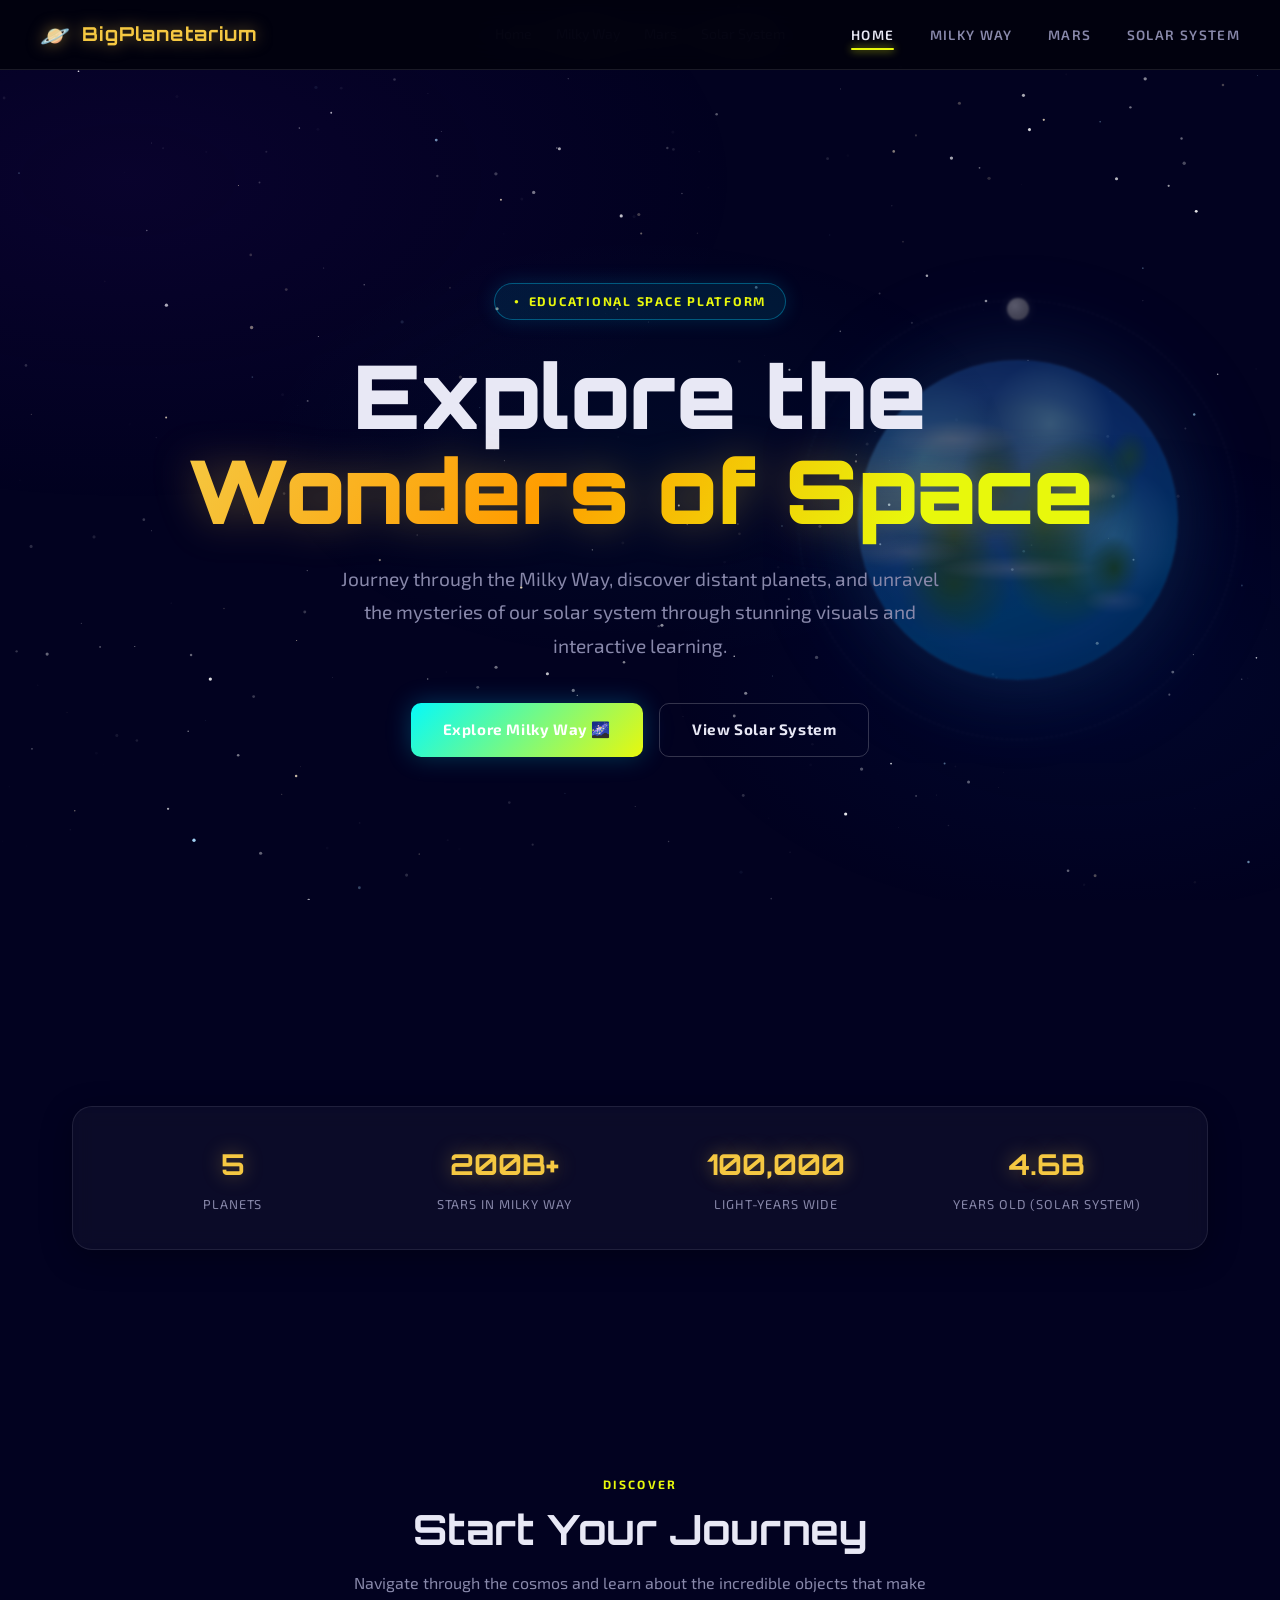
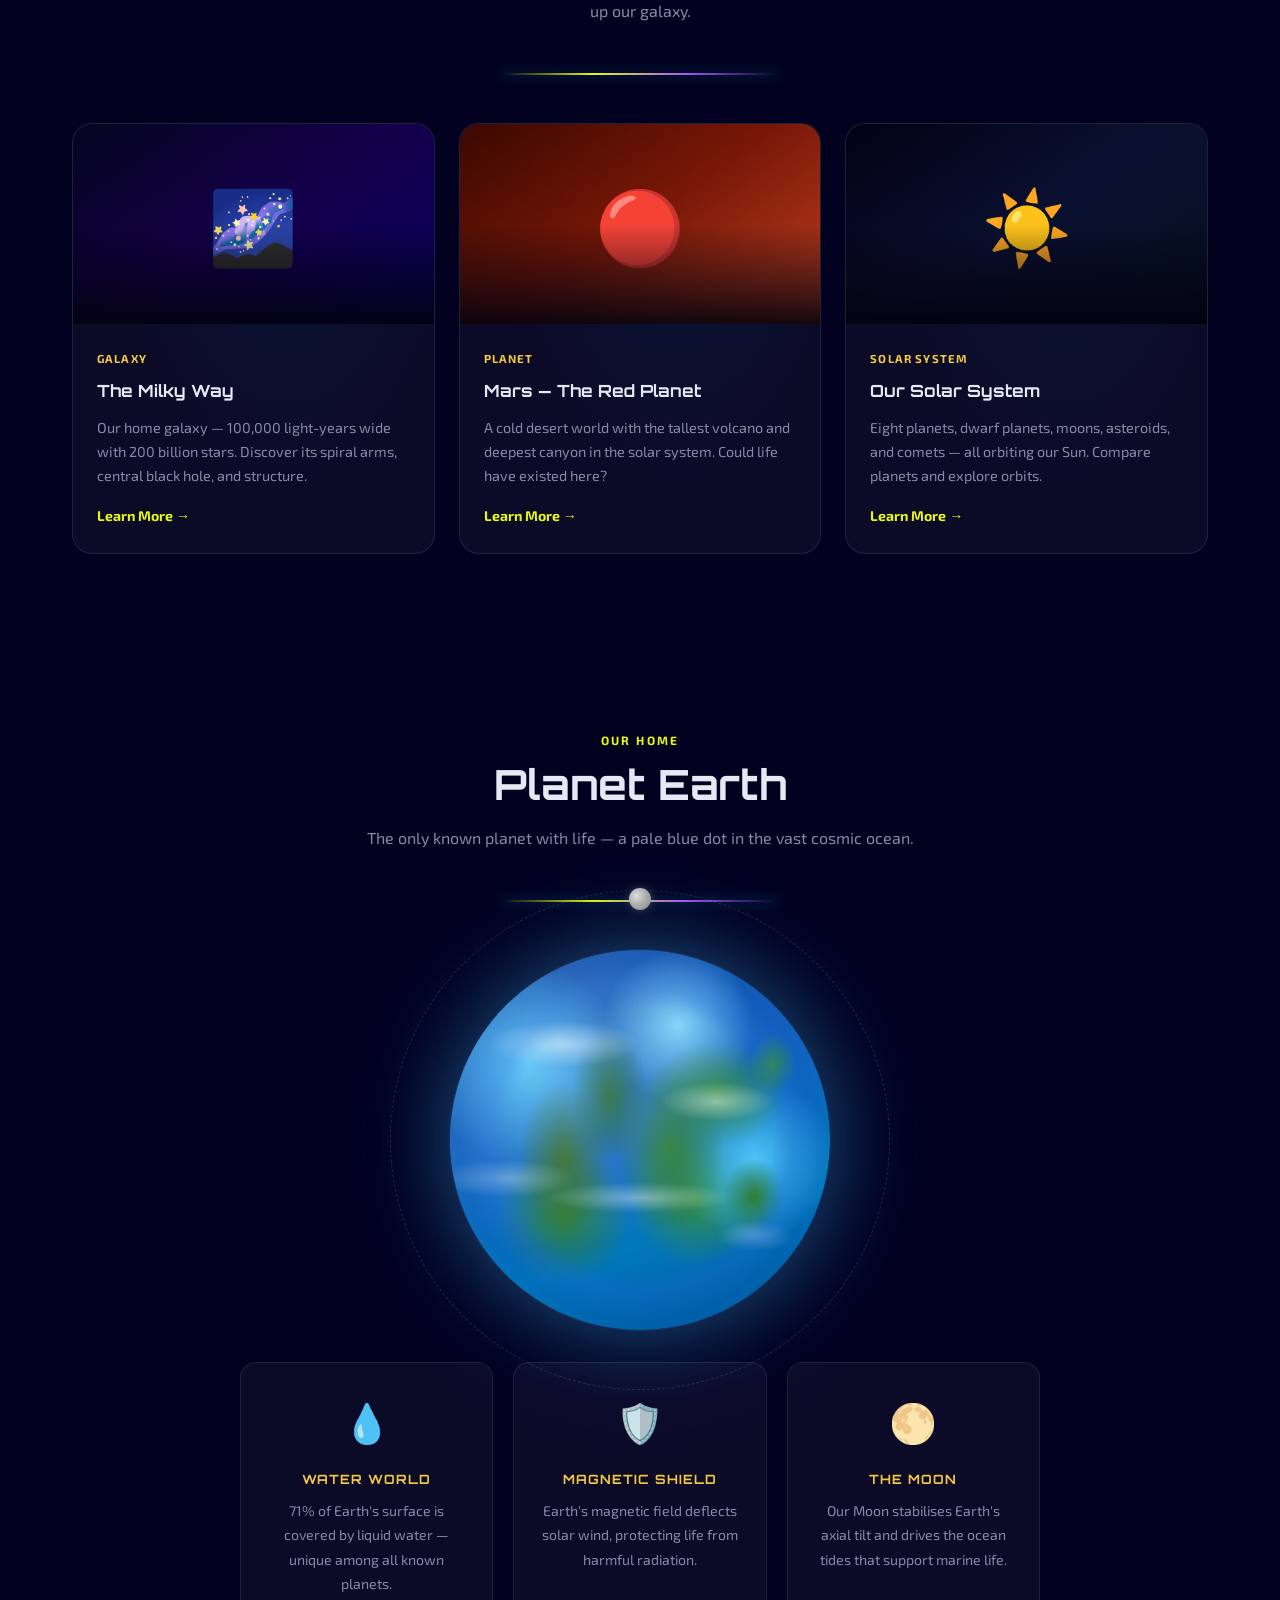
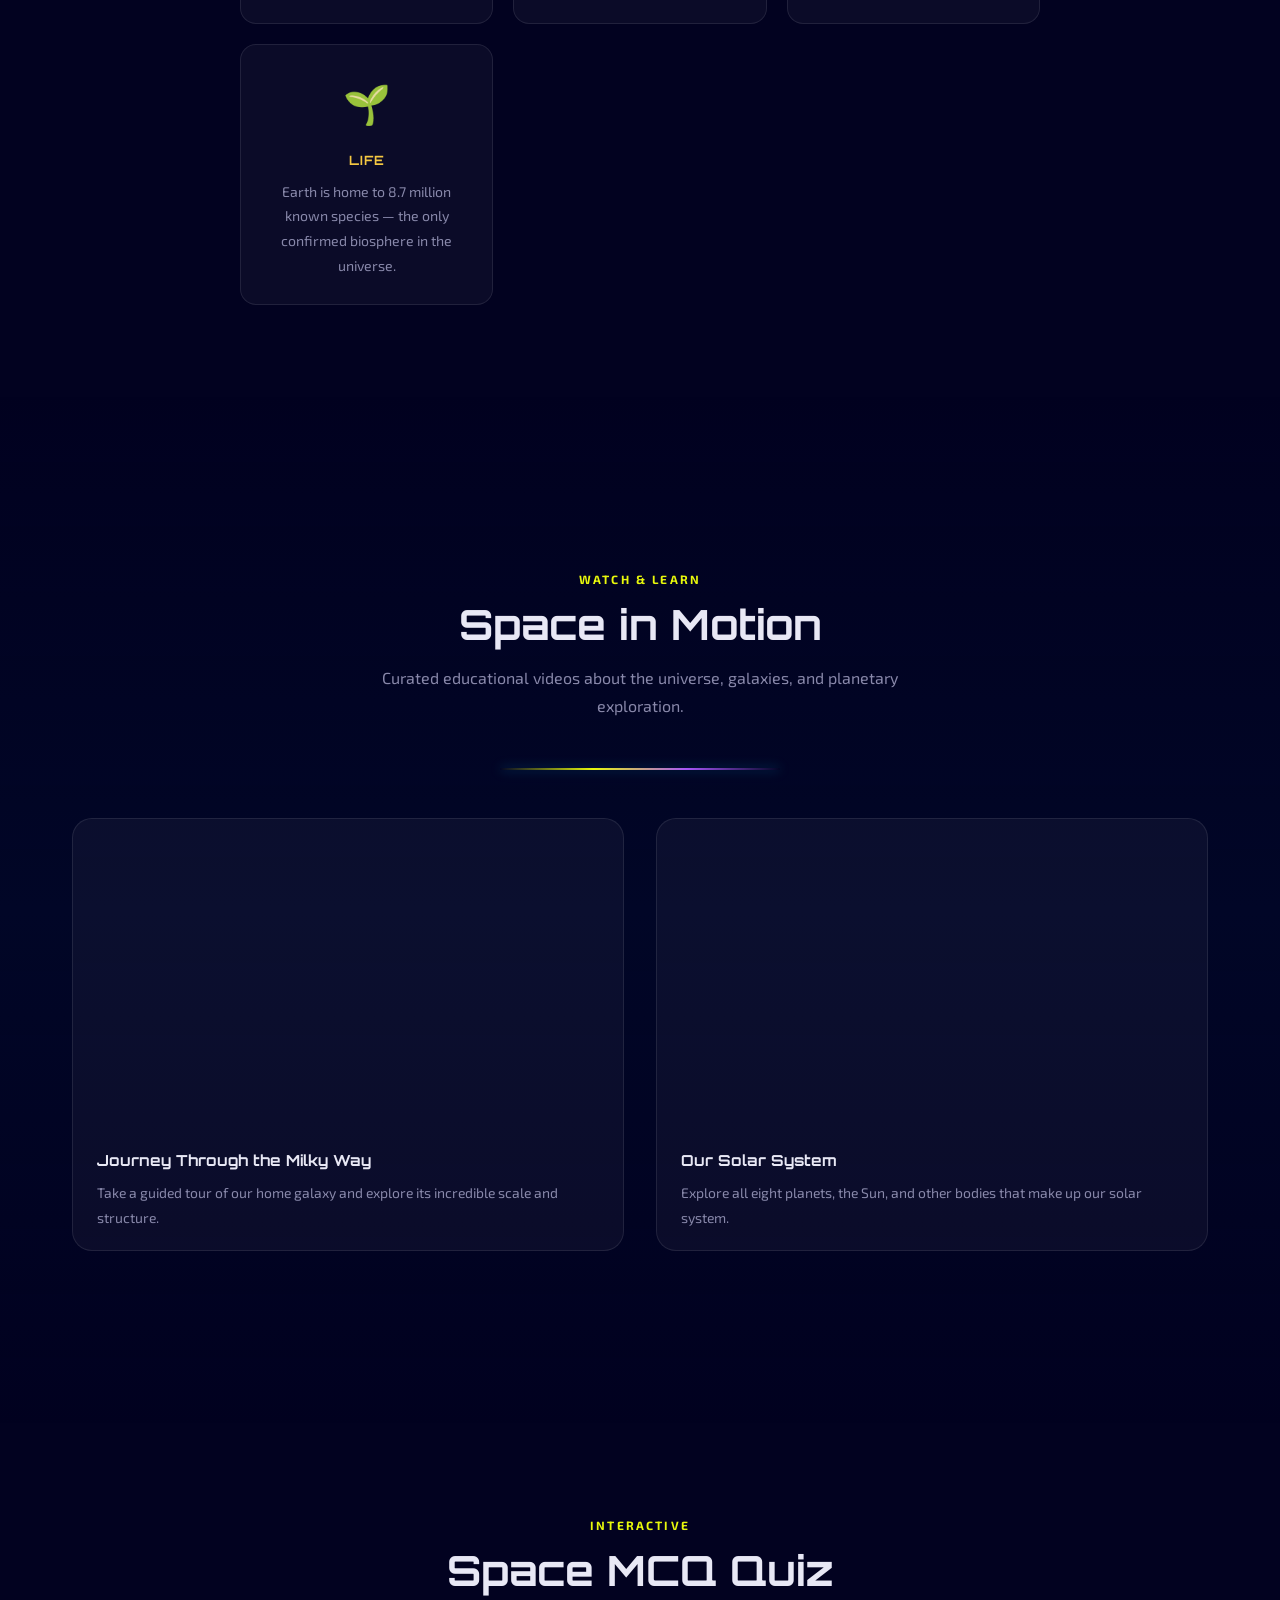
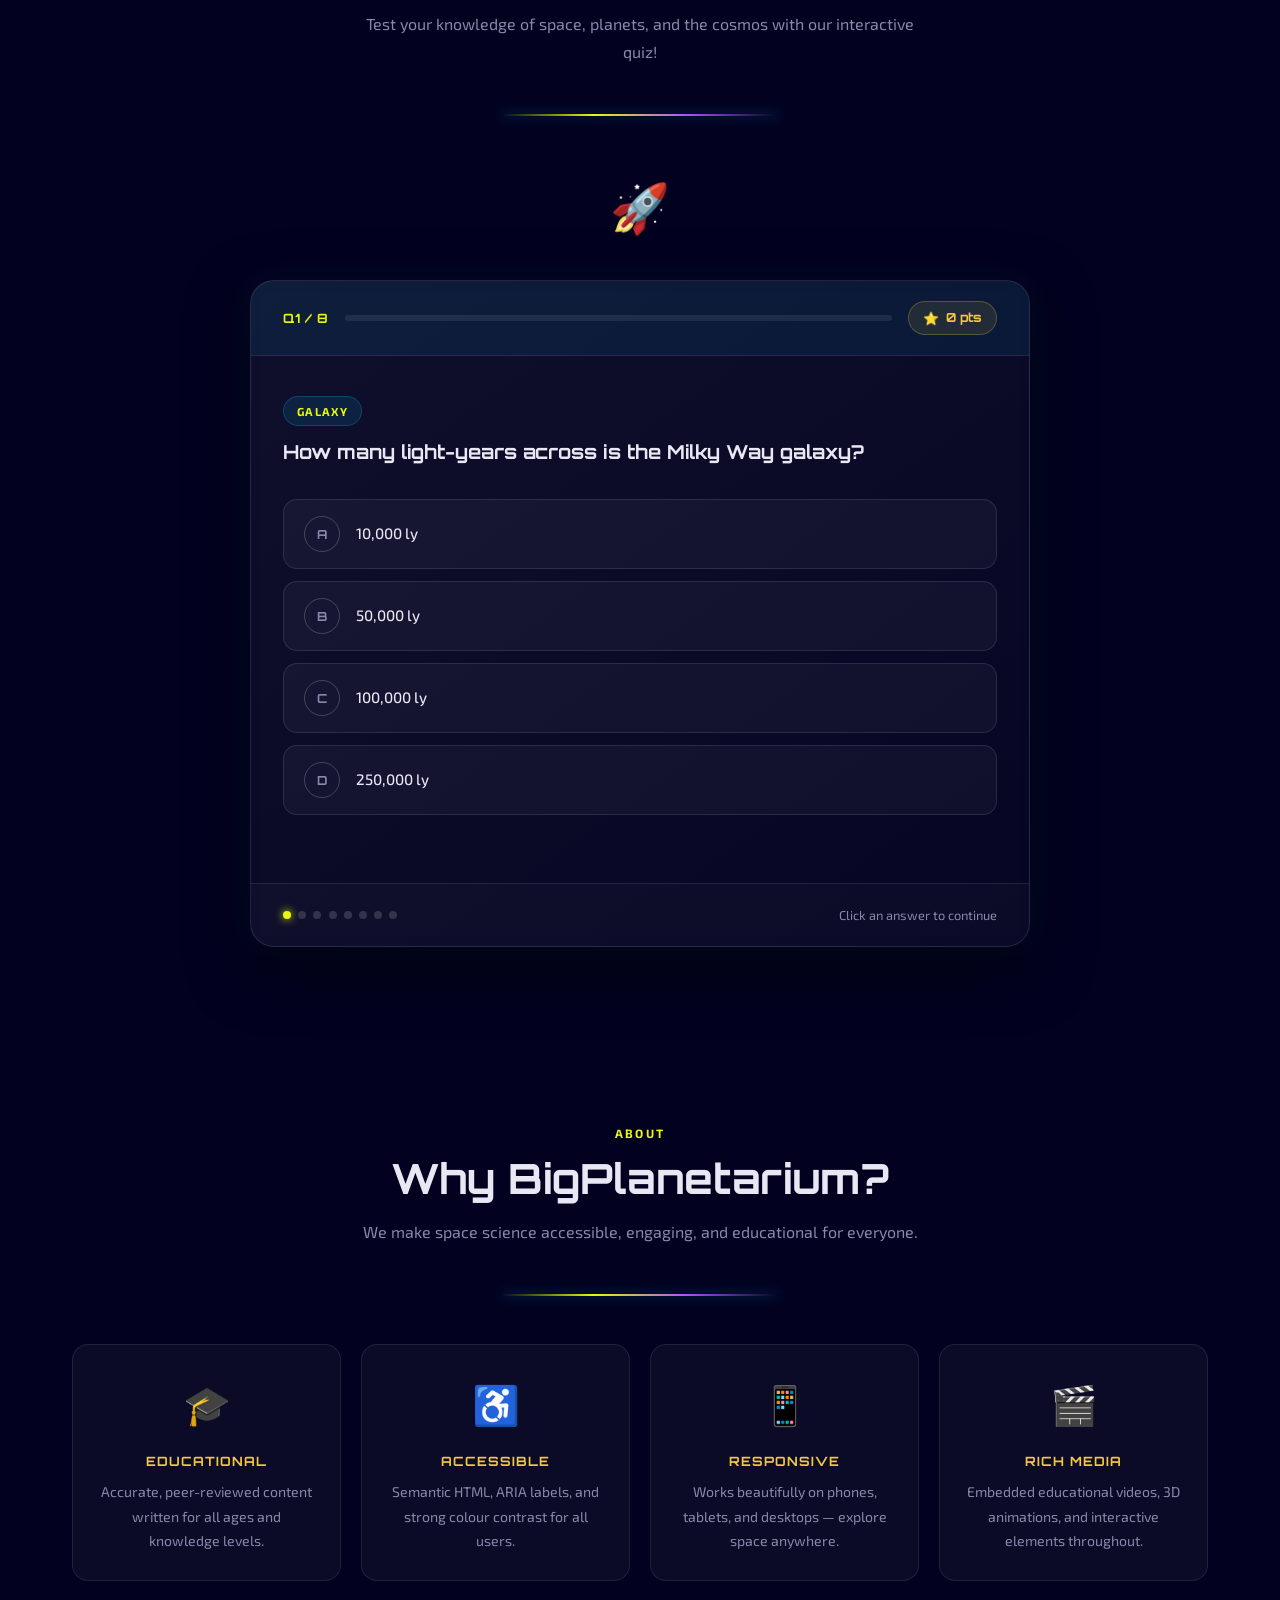
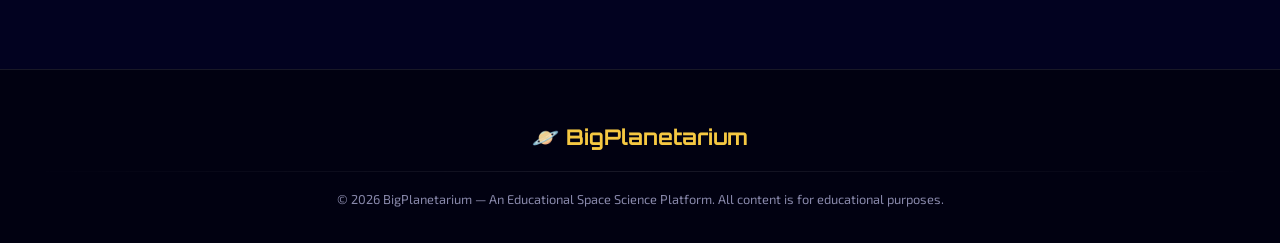
<file: index.html>
<!DOCTYPE html>
<html lang="en">
<head>
  <meta charset="UTF-8" />
  <meta name="viewport" content="width=device-width, initial-scale=1.0" />
  <meta name="description" content="BigPlanetarium — Explore the Milky Way galaxy, planets, and the wonders of our solar system through stunning visuals and interactive learning." />
  <meta property="og:title" content="BigPlanetarium — Explore the Universe" />
  <title>BigPlanetarium — Explore the Universe</title>
  <link rel="icon" href="data:image/svg+xml,<svg xmlns='http://www.w3.org/2000/svg' viewBox='0 0 100 100'><text y='.9em' font-size='90'>🪐</text></svg>" />
  <link rel="stylesheet" href="css/style.css" />
  <style>
    /* Hero floating planet decoration */
    .hero-planet-deco {
      position: absolute;
      right: 8%; top: 50%; transform: translateY(-50%);
      opacity: .4; pointer-events: none;
    }
    .hero-planet-deco .earth-wrapper {
      width: 320px; height: 320px;
      filter: blur(1px);
    }
    @media(max-width:1100px){ .hero-planet-deco { display: none; } }

    /* Shooting star */
    .shooting-star {
      position: absolute; width: 150px; height: 1px;
      background: linear-gradient(to right, transparent, white, transparent);
      top: 20%; left: 10%;
      animation: shoot 4s ease-in-out infinite;
      opacity: 0;
    }
    .shooting-star:nth-child(2) { top: 55%; left: 60%; animation-delay: 2s; width: 100px; }
    .shooting-star:nth-child(3) { top: 80%; left: 30%; animation-delay: 5s; width: 80px; }
    @keyframes shoot {
      0%   { transform: translateX(0) translateY(0) rotate(-25deg); opacity: 0; }
      10%  { opacity: 1; }
      40%  { transform: translateX(400px) translateY(160px) rotate(-25deg); opacity: 0; }
      100% { transform: translateX(400px) translateY(160px) rotate(-25deg); opacity: 0; }
    }
  </style>
</head>
<body>

  <nav role="navigation" aria-label="Main navigation">
    <a href="index.html" class="nav-logo" aria-label="BigPlanetarium Home">
      <span class="logo-icon" aria-hidden="true">🪐</span> BigPlanetarium
    </a>
    <ul class="nav-links" role="list">
      <li><a href="index.html" class="active" aria-current="page">Home</a></li>
      <li><a href="milkyway.html">Milky Way</a></li>
      <li><a href="mars.html">Mars</a></li>
      <li><a href="solar-system.html">Solar System</a></li>
    </ul>
    <button class="hamburger" aria-label="Toggle menu" aria-expanded="false">
      <span></span><span></span><span></span>
    </button>
  </nav>

  <main>
    <!-- Hero -->
    <div class="hero" role="banner">
      <!-- Shooting stars -->
      <div class="shooting-star" aria-hidden="true"></div>
      <div class="shooting-star" aria-hidden="true"></div>
      <div class="shooting-star" aria-hidden="true"></div>

      <!-- Floating Earth decoration -->
      <div class="hero-planet-deco" aria-hidden="true">
        <div class="earth-wrapper">
          <div class="planet-3d-earth">
            <div class="earth-surface"></div>
            <div class="earth-clouds"></div>
            <div class="earth-atmosphere"></div>
            <div class="earth-highlight"></div>
          </div>
          <div class="earth-moon-orbit"><div class="earth-moon"></div></div>
        </div>
      </div>

      <span class="hero-badge">Educational Space Platform</span>
      <h1>Explore the<br /><span class="highlight">Wonders of Space</span></h1>
      <p class="hero-subtitle">Journey through the Milky Way, discover distant planets, and unravel the mysteries of our solar system through stunning visuals and interactive learning.</p>
      <div class="hero-buttons">
        <a href="milkyway.html" class="btn btn-primary">Explore Milky Way 🌌</a>
        <a href="solar-system.html" class="btn btn-outline">View Solar System</a>
      </div>
    </div>

    <!-- Stats -->
    <section aria-label="Universe statistics">
      <div class="stats-bar" role="list">
        <div class="stat-item" role="listitem">
          <span class="stat-value" data-count="8" data-suffix="">8</span>
          <span class="stat-label">Planets</span>
        </div>
        <div class="stat-item" role="listitem">
          <span class="stat-value">200B+</span>
          <span class="stat-label">Stars in Milky Way</span>
        </div>
        <div class="stat-item" role="listitem">
          <span class="stat-value">100,000</span>
          <span class="stat-label">Light-Years Wide</span>
        </div>
        <div class="stat-item" role="listitem">
          <span class="stat-value">4.6B</span>
          <span class="stat-label">Years Old (Solar System)</span>
        </div>
      </div>
    </section>

    <!-- Explore Cards -->
    <section aria-labelledby="explore-title">
      <span class="section-label">Discover</span>
      <h2 class="section-title" id="explore-title">Start Your Journey</h2>
      <p class="section-subtitle">Navigate through the cosmos and learn about the incredible objects that make up our galaxy.</p>
      <div class="glow-bar" aria-hidden="true"></div>
      <div class="cards-grid">

        <article class="card">
          <div class="card-img-placeholder" style="background:linear-gradient(145deg,#050520,#14004a,#0a0060)">🌌</div>
          <div class="card-body">
            <span class="card-tag">Galaxy</span>
            <h3>The Milky Way</h3>
            <p>Our home galaxy — 100,000 light-years wide with 200 billion stars. Discover its spiral arms, central black hole, and structure.</p>
            <a href="milkyway.html" class="card-link">Learn More →</a>
          </div>
        </article>

        <article class="card">
          <div class="card-img-placeholder" style="background:linear-gradient(145deg,#3a0800,#7a1808,#c04020)">🔴</div>
          <div class="card-body">
            <span class="card-tag">Planet</span>
            <h3>Mars — The Red Planet</h3>
            <p>A cold desert world with the tallest volcano and deepest canyon in the solar system. Could life have existed here?</p>
            <a href="mars.html" class="card-link">Learn More →</a>
          </div>
        </article>

        <article class="card">
          <div class="card-img-placeholder" style="background:linear-gradient(145deg,#020215,#0a1030,#051020)">☀️</div>
          <div class="card-body">
            <span class="card-tag">Solar System</span>
            <h3>Our Solar System</h3>
            <p>Eight planets, dwarf planets, moons, asteroids, and comets — all orbiting our Sun. Compare planets and explore orbits.</p>
            <a href="solar-system.html" class="card-link">Learn More →</a>
          </div>
        </article>

      </div>
    </section>

    <!-- 3D Earth Section -->
    <section aria-labelledby="earth-section-title" style="text-align:center">
      <span class="section-label">Our Home</span>
      <h2 class="section-title" id="earth-section-title">Planet Earth</h2>
      <p class="section-subtitle">The only known planet with life — a pale blue dot in the vast cosmic ocean.</p>
      <div class="glow-bar" aria-hidden="true"></div>
      <div style="display:flex;justify-content:center;margin-bottom:2rem">
        <div class="earth-wrapper" role="img" aria-label="Animated 3D Earth rotating in space">
          <div class="planet-3d-earth">
            <div class="earth-surface"></div>
            <div class="earth-clouds"></div>
            <div class="earth-atmosphere"></div>
            <div class="earth-highlight"></div>
          </div>
          <div class="earth-moon-orbit"><div class="earth-moon"></div></div>
        </div>
      </div>
      <div class="facts-grid" style="max-width:800px;margin:0 auto">
        <div class="fact-card">
          <span class="fact-icon" aria-hidden="true">💧</span>
          <h4>Water World</h4>
          <p>71% of Earth's surface is covered by liquid water — unique among all known planets.</p>
        </div>
        <div class="fact-card">
          <span class="fact-icon" aria-hidden="true">🛡️</span>
          <h4>Magnetic Shield</h4>
          <p>Earth's magnetic field deflects solar wind, protecting life from harmful radiation.</p>
        </div>
        <div class="fact-card">
          <span class="fact-icon" aria-hidden="true">🌕</span>
          <h4>The Moon</h4>
          <p>Our Moon stabilises Earth's axial tilt and drives the ocean tides that support marine life.</p>
        </div>
        <div class="fact-card">
          <span class="fact-icon" aria-hidden="true">🌱</span>
          <h4>Life</h4>
          <p>Earth is home to 8.7 million known species — the only confirmed biosphere in the universe.</p>
        </div>
      </div>
    </section>

    <!-- Videos -->
    <div class="video-section" aria-labelledby="videos-title">
      <section>
        <span class="section-label">Watch &amp; Learn</span>
        <h2 class="section-title" id="videos-title">Space in Motion</h2>
        <p class="section-subtitle">Curated educational videos about the universe, galaxies, and planetary exploration.</p>
        <div class="glow-bar" aria-hidden="true"></div>
        <div class="videos-grid">
          <article class="video-card">
            <div class="video-wrapper">
              <iframe src="https://www.youtube.com/embed/0FH9cgRhQ-k" title="Journey Through the Milky Way"
                allow="accelerometer;autoplay;clipboard-write;encrypted-media;gyroscope;picture-in-picture"
                allowfullscreen loading="lazy"></iframe>
            </div>
            <div class="video-info">
              <h3>Journey Through the Milky Way</h3>
              <p>Take a guided tour of our home galaxy and explore its incredible scale and structure.</p>
            </div>
          </article>
          <article class="video-card">
            <div class="video-wrapper">
              <iframe src="https://www.youtube.com/embed/libKVRa01L8" title="Our Solar System Overview"
                allow="accelerometer;autoplay;clipboard-write;encrypted-media;gyroscope;picture-in-picture"
                allowfullscreen loading="lazy"></iframe>
            </div>
            <div class="video-info">
              <h3>Our Solar System</h3>
              <p>Explore all eight planets, the Sun, and other bodies that make up our solar system.</p>
            </div>
          </article>
        </div>
      </section>
    </div>

    <!-- MCQ Quiz -->
    <section aria-labelledby="quiz-title">
      <span class="section-label">Interactive</span>
      <h2 class="section-title" id="quiz-title">Space MCQ Quiz</h2>
      <p class="section-subtitle">Test your knowledge of space, planets, and the cosmos with our interactive quiz!</p>
      <div class="glow-bar" aria-hidden="true"></div>
      <div class="mcq-outer">
        <div class="mcq-header">
          <span class="mcq-header-icon" aria-hidden="true">🚀</span>
        </div>
        <div class="mcq-wrapper" role="main" aria-label="Space MCQ Quiz">
          <div id="quiz" aria-live="polite"></div>
        </div>
      </div>
    </section>

    <!-- Why BigPlanetarium -->
    <section aria-labelledby="about-title">
      <span class="section-label">About</span>
      <h2 class="section-title" id="about-title">Why BigPlanetarium?</h2>
      <p class="section-subtitle">We make space science accessible, engaging, and educational for everyone.</p>
      <div class="glow-bar" aria-hidden="true"></div>
      <div class="facts-grid">
        <div class="fact-card"><span class="fact-icon">🎓</span><h4>Educational</h4><p>Accurate, peer-reviewed content written for all ages and knowledge levels.</p></div>
        <div class="fact-card"><span class="fact-icon">♿</span><h4>Accessible</h4><p>Semantic HTML, ARIA labels, and strong colour contrast for all users.</p></div>
        <div class="fact-card"><span class="fact-icon">📱</span><h4>Responsive</h4><p>Works beautifully on phones, tablets, and desktops — explore space anywhere.</p></div>
        <div class="fact-card"><span class="fact-icon">🎬</span><h4>Rich Media</h4><p>Embedded educational videos, 3D animations, and interactive elements throughout.</p></div>
      </div>
    </section>
  </main>

  <footer role="contentinfo">
    <div class="footer-logo">🪐 BigPlanetarium</div>
    <nav class="footer-nav" aria-label="Footer navigation">
      <a href="index.html">Home</a>
      <a href="milkyway.html">Milky Way</a>
      <a href="mars.html">Mars</a>
      <a href="solar-system.html">Solar System</a>
    </nav>
    <div class="divider" aria-hidden="true"></div>
    <p class="footer-copy">© 2026 BigPlanetarium — An Educational Space Science Platform. All content is for educational purposes.</p>
  </footer>

  <button class="scroll-top" aria-label="Scroll back to top">↑</button>
  <script src="js/script.js"></script>
</body>
</html>
</file>
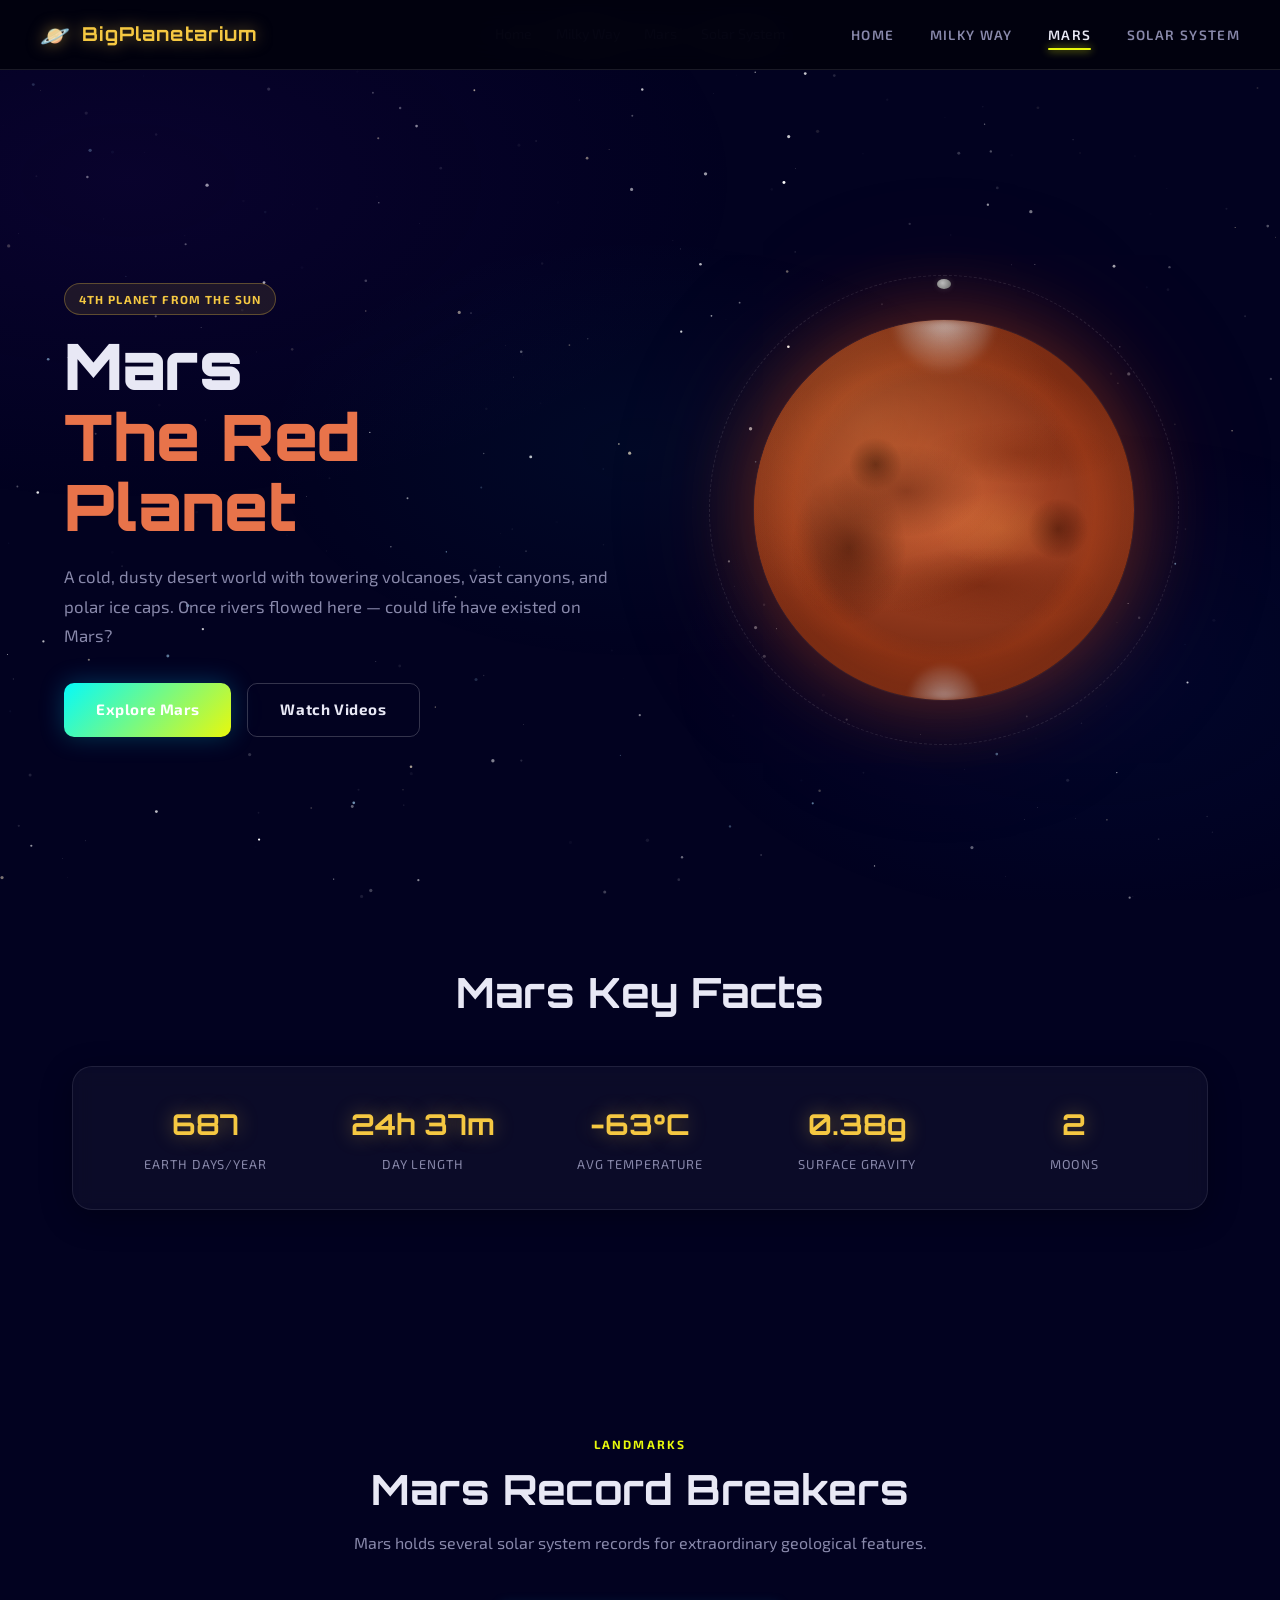
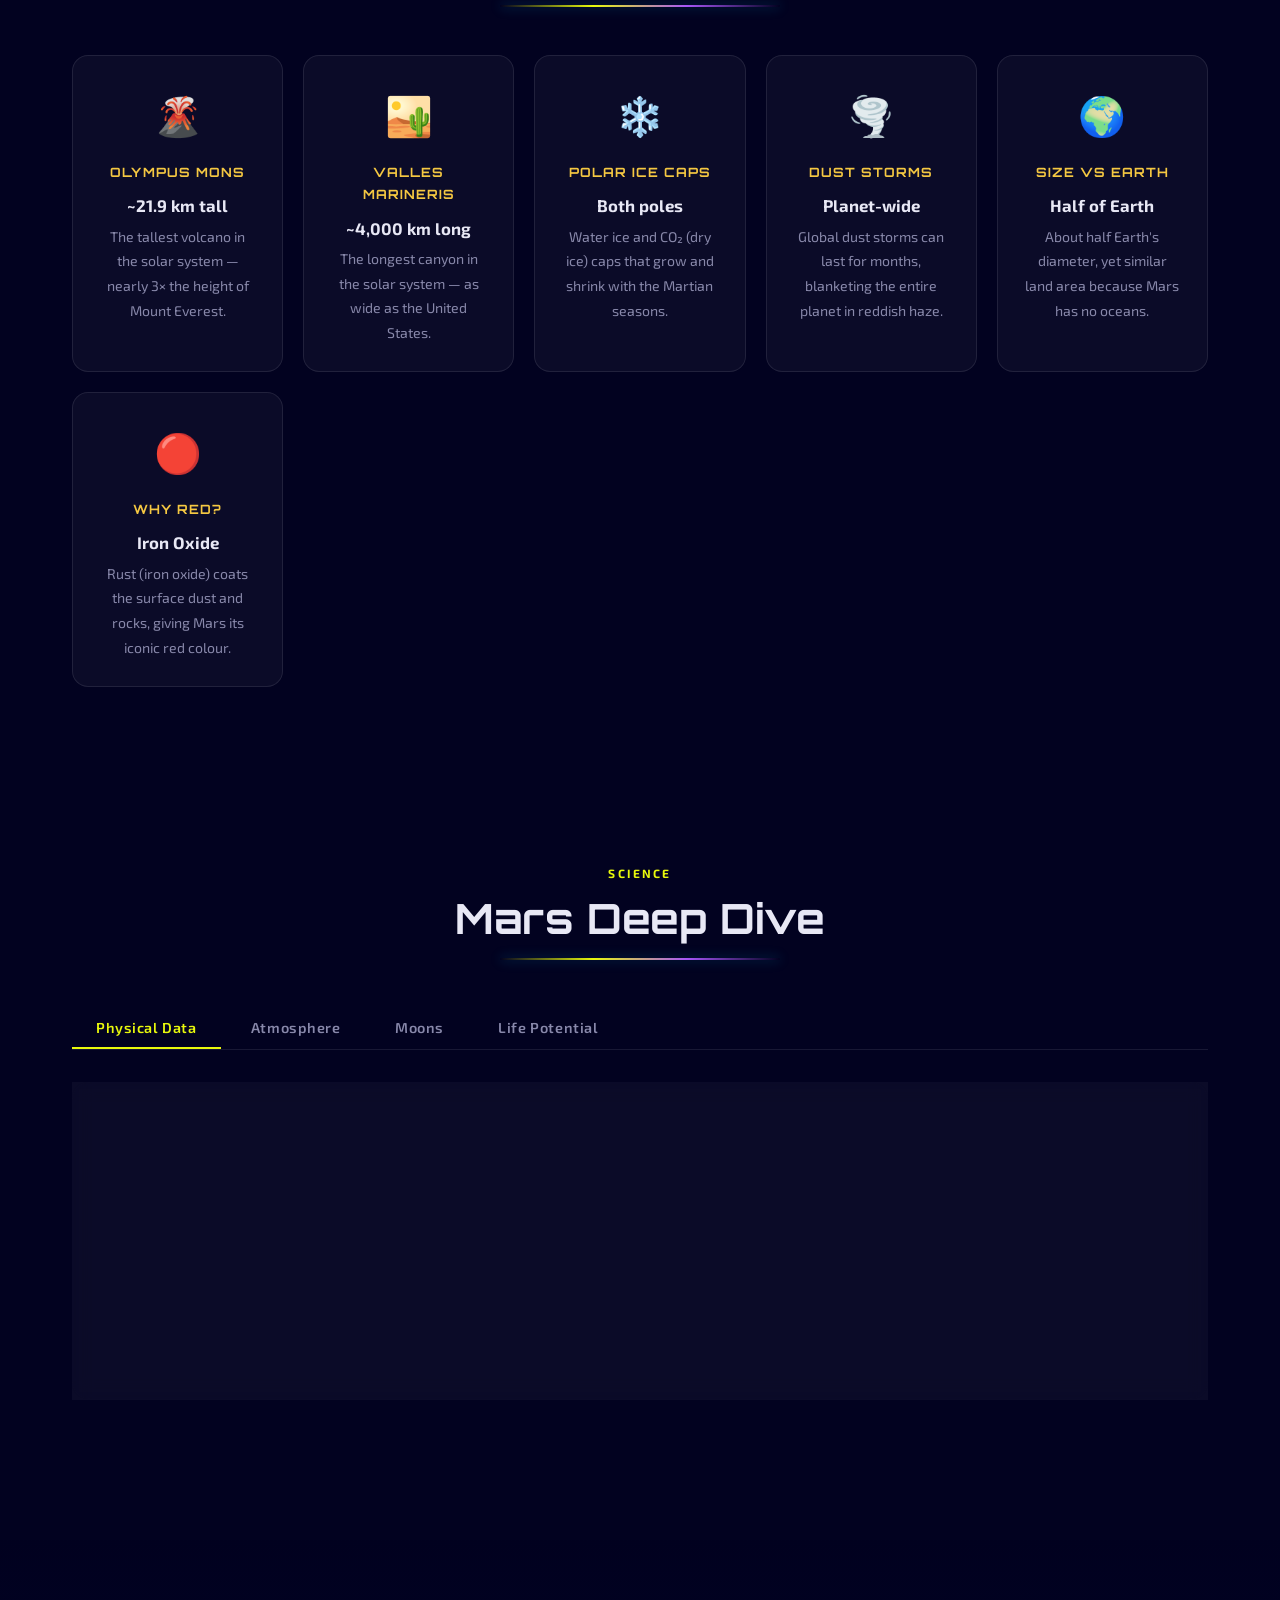
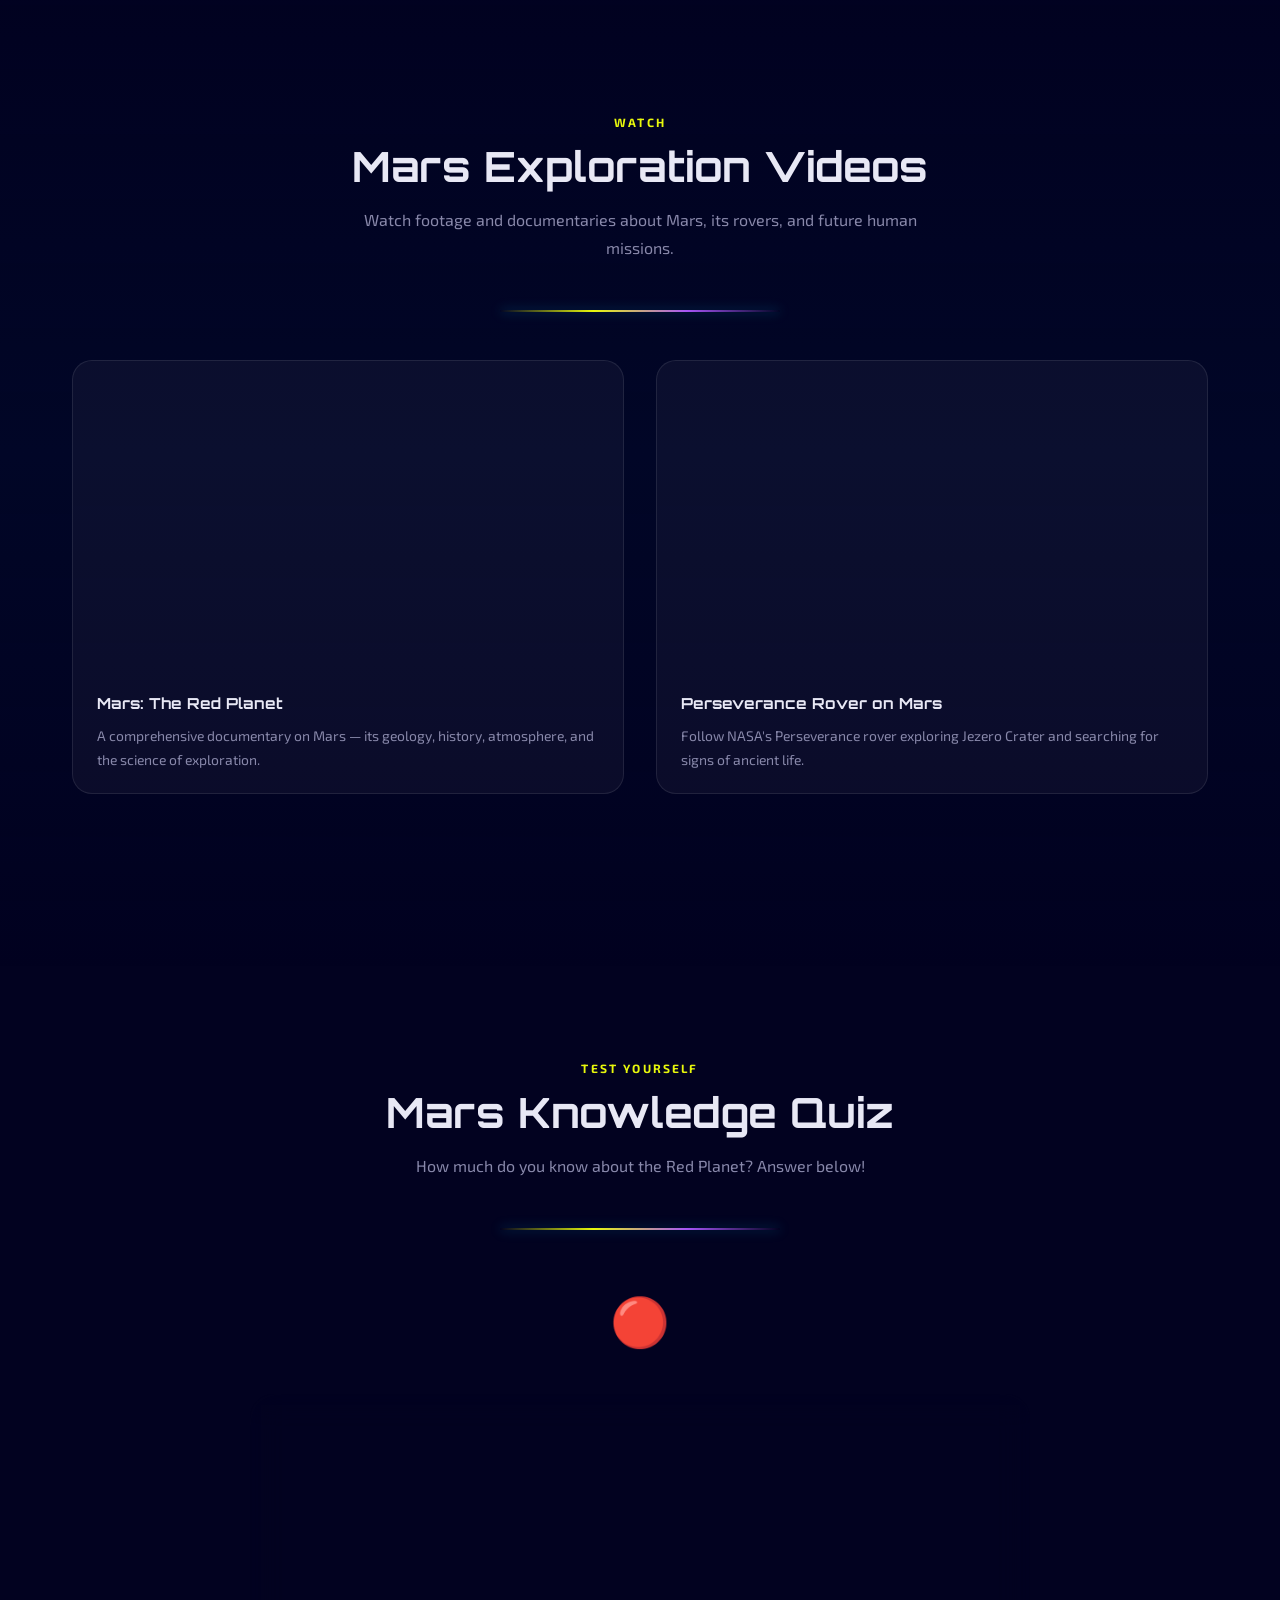
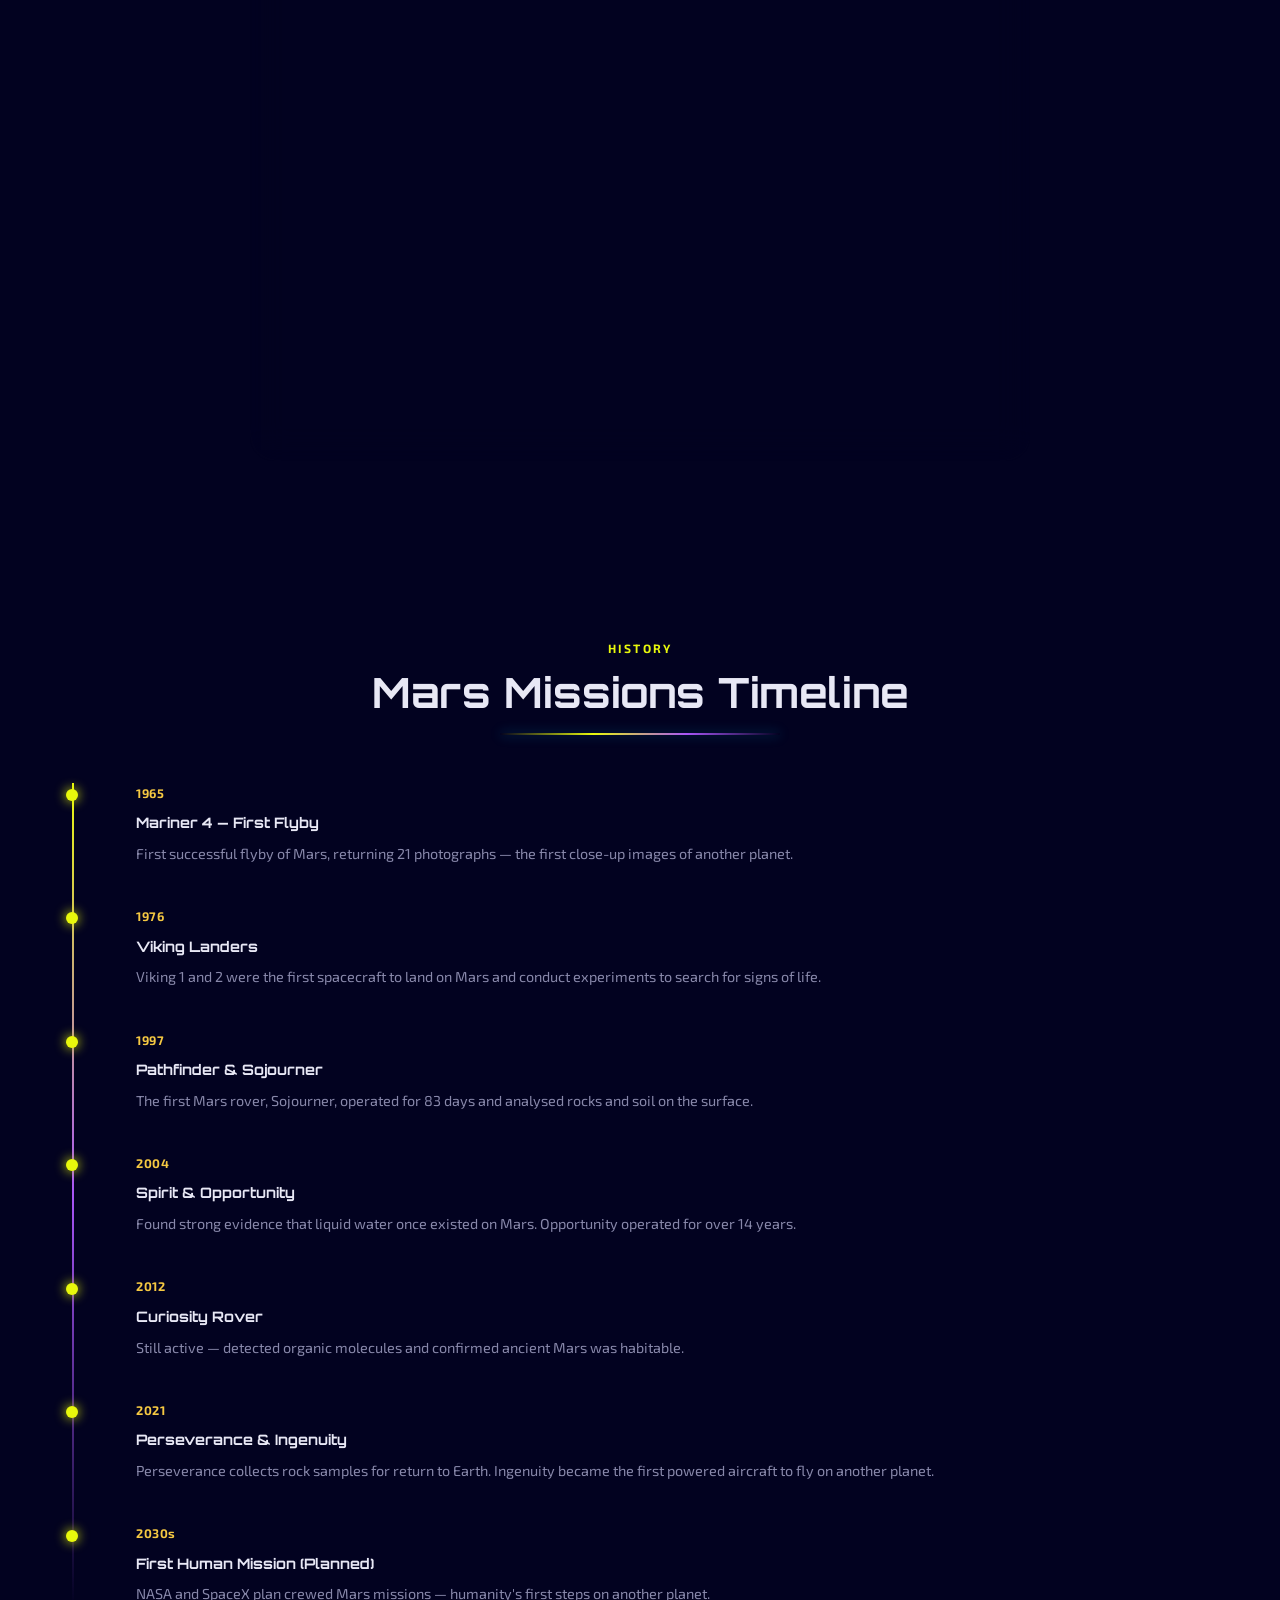
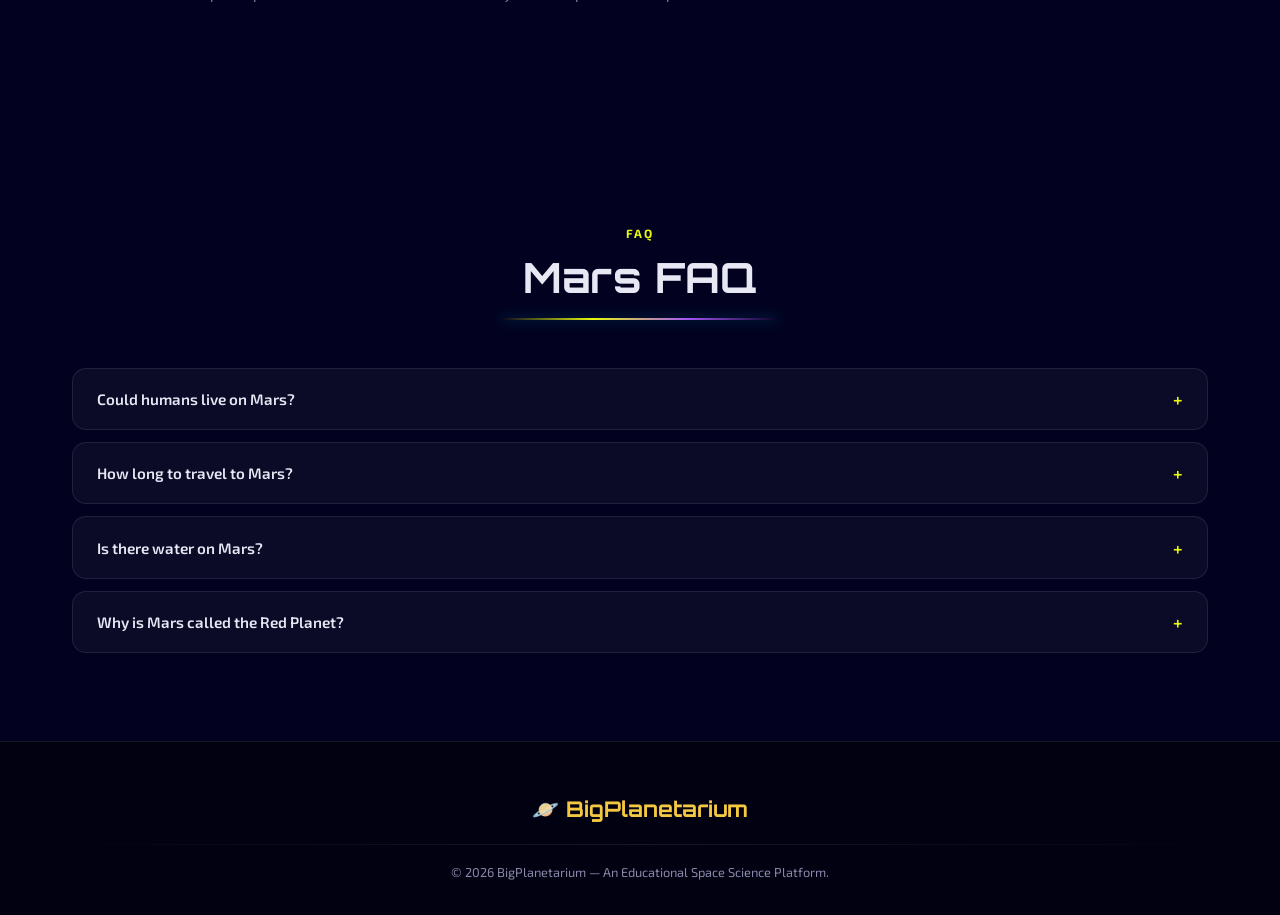
<file: mars.html>
<!DOCTYPE html>
<html lang="en">
<head>
  <meta charset="UTF-8" />
  <meta name="viewport" content="width=device-width, initial-scale=1.0" />
  <meta name="description" content="Explore Mars — the Red Planet. Surface features, atmosphere, moons, exploration history, and future missions." />
  <meta property="og:title" content="Mars — The Red Planet | BigPlanetarium" />
  <title>Mars — The Red Planet | BigPlanetarium</title>
  <link rel="icon" href="data:image/svg+xml,<svg xmlns='http://www.w3.org/2000/svg' viewBox='0 0 100 100'><text y='.9em' font-size='90'>🪐</text></svg>" />
  <link rel="stylesheet" href="css/style.css" />
</head>
<body>

  <nav role="navigation" aria-label="Main navigation">
    <a href="index.html" class="nav-logo" aria-label="BigPlanetarium Home">
      <span class="logo-icon" aria-hidden="true">🪐</span> BigPlanetarium
    </a>
    <ul class="nav-links" role="list">
      <li><a href="index.html">Home</a></li>
      <li><a href="milkyway.html">Milky Way</a></li>
      <li><a href="mars.html" class="active" aria-current="page">Mars</a></li>
      <li><a href="solar-system.html">Solar System</a></li>
    </ul>
    <button class="hamburger" aria-label="Toggle menu" aria-expanded="false">
      <span></span><span></span><span></span>
    </button>
  </nav>

  <main>
    <!-- Hero with 3D Mars -->
    <div class="planet-hero">
      <div class="planet-hero-content">
        <span class="tag gold">4th Planet from the Sun</span>
        <h1>Mars<br /><span style="color:#e8734a">The Red Planet</span></h1>
        <p>A cold, dusty desert world with towering volcanoes, vast canyons, and polar ice caps. Once rivers flowed here — could life have existed on Mars?</p>
        <div class="hero-buttons" style="justify-content:flex-start">
          <a href="#mars-facts" class="btn btn-primary">Explore Mars</a>
          <a href="#mars-videos" class="btn btn-outline">Watch Videos</a>
        </div>
      </div>
      <div class="planet-visual" role="img" aria-label="Animated 3D Mars planet rotating in space">
        <div class="mars-wrapper">
          <div class="planet-3d-mars">
            <div class="mars-surface"></div>
            <div class="mars-storm"></div>
            <div class="mars-ice-north"></div>
            <div class="mars-ice-south"></div>
            <div class="mars-atmosphere"></div>
            <div class="mars-highlight"></div>
          </div>
          <div class="mars-moon-orbit"><div class="mars-moon"></div></div>
        </div>
      </div>
    </div>

    <!-- Stats -->
    <section id="mars-facts" aria-labelledby="mars-stats-title">
      <h2 class="section-title sr-only" id="mars-stats-title">Mars Key Facts</h2>
      <div class="stats-bar" role="list">
        <div class="stat-item" role="listitem"><span class="stat-value">687</span><span class="stat-label">Earth Days/Year</span></div>
        <div class="stat-item" role="listitem"><span class="stat-value">24h 37m</span><span class="stat-label">Day Length</span></div>
        <div class="stat-item" role="listitem"><span class="stat-value">-63°C</span><span class="stat-label">Avg Temperature</span></div>
        <div class="stat-item" role="listitem"><span class="stat-value">0.38g</span><span class="stat-label">Surface Gravity</span></div>
        <div class="stat-item" role="listitem"><span class="stat-value">2</span><span class="stat-label">Moons</span></div>
      </div>
    </section>

    <!-- Features -->
    <section aria-labelledby="features-title">
      <span class="section-label">Landmarks</span>
      <h2 class="section-title" id="features-title">Mars Record Breakers</h2>
      <p class="section-subtitle">Mars holds several solar system records for extraordinary geological features.</p>
      <div class="glow-bar" aria-hidden="true"></div>
      <div class="facts-grid">
        <div class="fact-card"><span class="fact-icon">🌋</span><h4>Olympus Mons</h4><strong>~21.9 km tall</strong><p>The tallest volcano in the solar system — nearly 3× the height of Mount Everest.</p></div>
        <div class="fact-card"><span class="fact-icon">🏜️</span><h4>Valles Marineris</h4><strong>~4,000 km long</strong><p>The longest canyon in the solar system — as wide as the United States.</p></div>
        <div class="fact-card"><span class="fact-icon">❄️</span><h4>Polar Ice Caps</h4><strong>Both poles</strong><p>Water ice and CO₂ (dry ice) caps that grow and shrink with the Martian seasons.</p></div>
        <div class="fact-card"><span class="fact-icon">🌪️</span><h4>Dust Storms</h4><strong>Planet-wide</strong><p>Global dust storms can last for months, blanketing the entire planet in reddish haze.</p></div>
        <div class="fact-card"><span class="fact-icon">🌍</span><h4>Size vs Earth</h4><strong>Half of Earth</strong><p>About half Earth's diameter, yet similar land area because Mars has no oceans.</p></div>
        <div class="fact-card"><span class="fact-icon">🔴</span><h4>Why Red?</h4><strong>Iron Oxide</strong><p>Rust (iron oxide) coats the surface dust and rocks, giving Mars its iconic red colour.</p></div>
      </div>
    </section>

    <!-- Tabbed Deep Dive -->
    <section aria-labelledby="mars-detail-title">
      <span class="section-label">Science</span>
      <h2 class="section-title" id="mars-detail-title">Mars Deep Dive</h2>
      <div class="glow-bar" aria-hidden="true"></div>
      <div class="tabs" role="tablist" aria-label="Mars information tabs">
        <div class="tab-buttons">
          <button class="tab-btn active" data-tab="mars-physical" role="tab" aria-selected="true">Physical Data</button>
          <button class="tab-btn" data-tab="mars-atmosphere" role="tab" aria-selected="false">Atmosphere</button>
          <button class="tab-btn" data-tab="mars-moons" role="tab" aria-selected="false">Moons</button>
          <button class="tab-btn" data-tab="mars-life" role="tab" aria-selected="false">Life Potential</button>
        </div>

        <div id="mars-physical" class="tab-panel active" role="tabpanel">
          <div class="info-panel">
            <div>
              <h3>Physical Properties</h3>
              <ul>
                <li><span>Diameter</span><span>6,779 km</span></li>
                <li><span>Mass</span><span>6.39 × 10²³ kg</span></li>
                <li><span>Volume</span><span>15% of Earth</span></li>
                <li><span>Gravity</span><span>3.72 m/s² (0.38g)</span></li>
                <li><span>Escape Velocity</span><span>5.03 km/s</span></li>
              </ul>
            </div>
            <div>
              <h3>Orbital Data</h3>
              <ul>
                <li><span>Distance from Sun</span><span>227.9 million km avg</span></li>
                <li><span>Orbital Period</span><span>686.97 Earth days</span></li>
                <li><span>Day Length</span><span>24 h 37 min (sol)</span></li>
                <li><span>Axial Tilt</span><span>25.19° (similar to Earth)</span></li>
                <li><span>Orbital Eccentricity</span><span>0.0934</span></li>
              </ul>
            </div>
          </div>
        </div>

        <div id="mars-atmosphere" class="tab-panel" role="tabpanel">
          <div class="info-panel">
            <div>
              <h3>Atmospheric Composition</h3>
              <ul>
                <li><span>CO₂</span><span>95.3%</span></li>
                <li><span>Nitrogen</span><span>2.6%</span></li>
                <li><span>Argon</span><span>1.9%</span></li>
                <li><span>Oxygen</span><span>0.16%</span></li>
                <li><span>Water Vapour</span><span>0.03%</span></li>
              </ul>
            </div>
            <div>
              <h3>Conditions</h3>
              <ul>
                <li><span>Surface Pressure</span><span>~0.6% of Earth's</span></li>
                <li><span>Min Temperature</span><span>−143°C (poles)</span></li>
                <li><span>Max Temperature</span><span>+35°C (equator)</span></li>
                <li><span>Wind Speed</span><span>Up to 100 km/h</span></li>
                <li><span>UV Radiation</span><span>Very high (no ozone)</span></li>
              </ul>
            </div>
          </div>
          <p style="color:var(--text-muted);line-height:1.8">Mars has a very thin atmosphere — about 1% the pressure of Earth's — and is mostly carbon dioxide. With no ozone layer, the surface is bathed in high UV radiation. Temperature swings are extreme. Liquid water cannot exist at the surface due to the low atmospheric pressure.</p>
        </div>

        <div id="mars-moons" class="tab-panel" role="tabpanel">
          <div class="info-panel">
            <div>
              <h3>Phobos</h3>
              <ul>
                <li><span>Diameter</span><span>22.2 km</span></li>
                <li><span>Orbital Period</span><span>7.65 hours</span></li>
                <li><span>Distance from Mars</span><span>9,376 km</span></li>
                <li><span>Fate</span><span>Will crash in ~50M years</span></li>
              </ul>
            </div>
            <div>
              <h3>Deimos</h3>
              <ul>
                <li><span>Diameter</span><span>12.4 km</span></li>
                <li><span>Orbital Period</span><span>30.3 hours</span></li>
                <li><span>Distance from Mars</span><span>23,460 km</span></li>
                <li><span>Fate</span><span>Slowly drifting away</span></li>
              </ul>
            </div>
          </div>
          <p style="color:var(--text-muted);line-height:1.8">Mars has two small, irregularly shaped moons discovered in 1877. They are thought to be captured asteroids. Phobos orbits so close it rises and sets three times a day; tidal forces will cause it to crash into Mars or break apart in ~50 million years.</p>
        </div>

        <div id="mars-life" class="tab-panel" role="tabpanel">
          <div class="info-panel">
            <div>
              <h3>Evidence For Life</h3>
              <ul>
                <li><span>Ancient rivers</span><span>Dried riverbeds found</span></li>
                <li><span>Subsurface water</span><span>Radar detected ice</span></li>
                <li><span>Organic molecules</span><span>Detected by Curiosity</span></li>
                <li><span>Methane bursts</span><span>Seasonal spikes detected</span></li>
              </ul>
            </div>
            <div>
              <h3>Challenges</h3>
              <ul>
                <li><span>Radiation</span><span>No magnetic field</span></li>
                <li><span>Temperature</span><span>Extremely cold average</span></li>
                <li><span>Atmosphere</span><span>Thin, mostly CO₂</span></li>
                <li><span>Liquid water</span><span>Cannot exist at surface</span></li>
              </ul>
            </div>
          </div>
          <p style="color:var(--text-muted);line-height:1.8">Mars is considered one of the most promising candidates for extraterrestrial life. Billions of years ago it had liquid water; NASA's Curiosity rover detected organic molecules and seasonal methane spikes. Whether life ever existed — or survives today in protected niches — remains one of science's greatest open questions.</p>
        </div>
      </div>
    </section>

    <!-- Videos -->
    <div class="video-section" id="mars-videos" aria-labelledby="mars-vids-title">
      <section>
        <span class="section-label">Watch</span>
        <h2 class="section-title" id="mars-vids-title">Mars Exploration Videos</h2>
        <p class="section-subtitle">Watch footage and documentaries about Mars, its rovers, and future human missions.</p>
        <div class="glow-bar" aria-hidden="true"></div>
        <div class="videos-grid">
          <article class="video-card">
            <div class="video-wrapper">
              <iframe src="https://www.youtube.com/embed/D8pnmwOXhoY" title="Mars: The Red Planet Documentary"
                allow="accelerometer;autoplay;clipboard-write;encrypted-media;gyroscope;picture-in-picture"
                allowfullscreen loading="lazy"></iframe>
            </div>
            <div class="video-info">
              <h3>Mars: The Red Planet</h3>
              <p>A comprehensive documentary on Mars — its geology, history, atmosphere, and the science of exploration.</p>
            </div>
          </article>
          <article class="video-card">
            <div class="video-wrapper">
              <iframe src="https://www.youtube.com/embed/4czjS9h4Fpg" title="NASA's Perseverance Rover on Mars"
                allow="accelerometer;autoplay;clipboard-write;encrypted-media;gyroscope;picture-in-picture"
                allowfullscreen loading="lazy"></iframe>
            </div>
            <div class="video-info">
              <h3>Perseverance Rover on Mars</h3>
              <p>Follow NASA's Perseverance rover exploring Jezero Crater and searching for signs of ancient life.</p>
            </div>
          </article>
        </div>
      </section>
    </div>

    <!-- MCQ Quiz — Mars edition -->
    <section aria-labelledby="mars-quiz-title">
      <span class="section-label">Test Yourself</span>
      <h2 class="section-title" id="mars-quiz-title">Mars Knowledge Quiz</h2>
      <p class="section-subtitle">How much do you know about the Red Planet? Answer below!</p>
      <div class="glow-bar" aria-hidden="true"></div>
      <div class="mcq-outer">
        <div class="mcq-header"><span class="mcq-header-icon" aria-hidden="true">🔴</span></div>
        <div class="mcq-wrapper" role="main" aria-label="Mars MCQ Quiz">
          <div id="quiz" aria-live="polite"></div>
        </div>
      </div>
    </section>

    <!-- Missions Timeline -->
    <section aria-labelledby="missions-title">
      <span class="section-label">History</span>
      <h2 class="section-title" id="missions-title">Mars Missions Timeline</h2>
      <div class="glow-bar" aria-hidden="true"></div>
      <div class="timeline" role="list">
        <div class="timeline-item" role="listitem"><span class="year">1965</span><h4>Mariner 4 — First Flyby</h4><p>First successful flyby of Mars, returning 21 photographs — the first close-up images of another planet.</p></div>
        <div class="timeline-item" role="listitem"><span class="year">1976</span><h4>Viking Landers</h4><p>Viking 1 and 2 were the first spacecraft to land on Mars and conduct experiments to search for signs of life.</p></div>
        <div class="timeline-item" role="listitem"><span class="year">1997</span><h4>Pathfinder &amp; Sojourner</h4><p>The first Mars rover, Sojourner, operated for 83 days and analysed rocks and soil on the surface.</p></div>
        <div class="timeline-item" role="listitem"><span class="year">2004</span><h4>Spirit &amp; Opportunity</h4><p>Found strong evidence that liquid water once existed on Mars. Opportunity operated for over 14 years.</p></div>
        <div class="timeline-item" role="listitem"><span class="year">2012</span><h4>Curiosity Rover</h4><p>Still active — detected organic molecules and confirmed ancient Mars was habitable.</p></div>
        <div class="timeline-item" role="listitem"><span class="year">2021</span><h4>Perseverance &amp; Ingenuity</h4><p>Perseverance collects rock samples for return to Earth. Ingenuity became the first powered aircraft to fly on another planet.</p></div>
        <div class="timeline-item" role="listitem"><span class="year">2030s</span><h4>First Human Mission (Planned)</h4><p>NASA and SpaceX plan crewed Mars missions — humanity's first steps on another planet.</p></div>
      </div>
    </section>

    <!-- FAQ Accordion -->
    <section aria-labelledby="faq-title">
      <span class="section-label">FAQ</span>
      <h2 class="section-title" id="faq-title">Mars FAQ</h2>
      <div class="glow-bar" aria-hidden="true"></div>
      <div class="accordion" role="list">
        <div class="accordion-item" role="listitem">
          <button class="accordion-header" aria-expanded="false">Could humans live on Mars? <span class="accordion-icon">+</span></button>
          <div class="accordion-body"><div class="accordion-body-inner">Living on Mars would require pressurised habitats, oxygen generation, radiation shielding, and food production. The thin atmosphere, extreme cold, and high radiation make the surface inhospitable without advanced technology. However, Mars's day length (24h 37m) and axial tilt (25°) are similar to Earth's, making some aspects easier for adaptation.</div></div>
        </div>
        <div class="accordion-item" role="listitem">
          <button class="accordion-header" aria-expanded="false">How long to travel to Mars? <span class="accordion-icon">+</span></button>
          <div class="accordion-body"><div class="accordion-body-inner">A typical mission using Hohmann transfer orbits takes about 7–9 months. The distance varies from 56 million km to 401 million km depending on orbital positions. SpaceX's Starship aims to significantly reduce travel time with more powerful propulsion.</div></div>
        </div>
        <div class="accordion-item" role="listitem">
          <button class="accordion-header" aria-expanded="false">Is there water on Mars? <span class="accordion-icon">+</span></button>
          <div class="accordion-body"><div class="accordion-body-inner">Yes! Mars has significant water primarily as ice in its polar caps and in the subsurface. In 2018, scientists detected what appears to be a subsurface liquid water lake beneath the south polar ice cap using ground-penetrating radar. Surface water cannot exist stably due to the thin atmosphere.</div></div>
        </div>
        <div class="accordion-item" role="listitem">
          <button class="accordion-header" aria-expanded="false">Why is Mars called the Red Planet? <span class="accordion-icon">+</span></button>
          <div class="accordion-body"><div class="accordion-body-inner">Mars gets its reddish colour from iron oxide — essentially rust — that coats the surface rocks and dust. This colour is visible even to the naked eye, which is why ancient astronomers named it after the Roman god of war.</div></div>
        </div>
      </div>
    </section>
  </main>

  <footer role="contentinfo">
    <div class="footer-logo">🪐 BigPlanetarium</div>
    <nav class="footer-nav" aria-label="Footer navigation">
      <a href="index.html">Home</a><a href="milkyway.html">Milky Way</a><a href="mars.html">Mars</a><a href="solar-system.html">Solar System</a>
    </nav>
    <div class="divider" aria-hidden="true"></div>
    <p class="footer-copy">© 2026 BigPlanetarium — An Educational Space Science Platform.</p>
  </footer>

  <button class="scroll-top" aria-label="Scroll back to top">↑</button>
  <script src="js/script.js"></script>
</body>
</html>
</file>
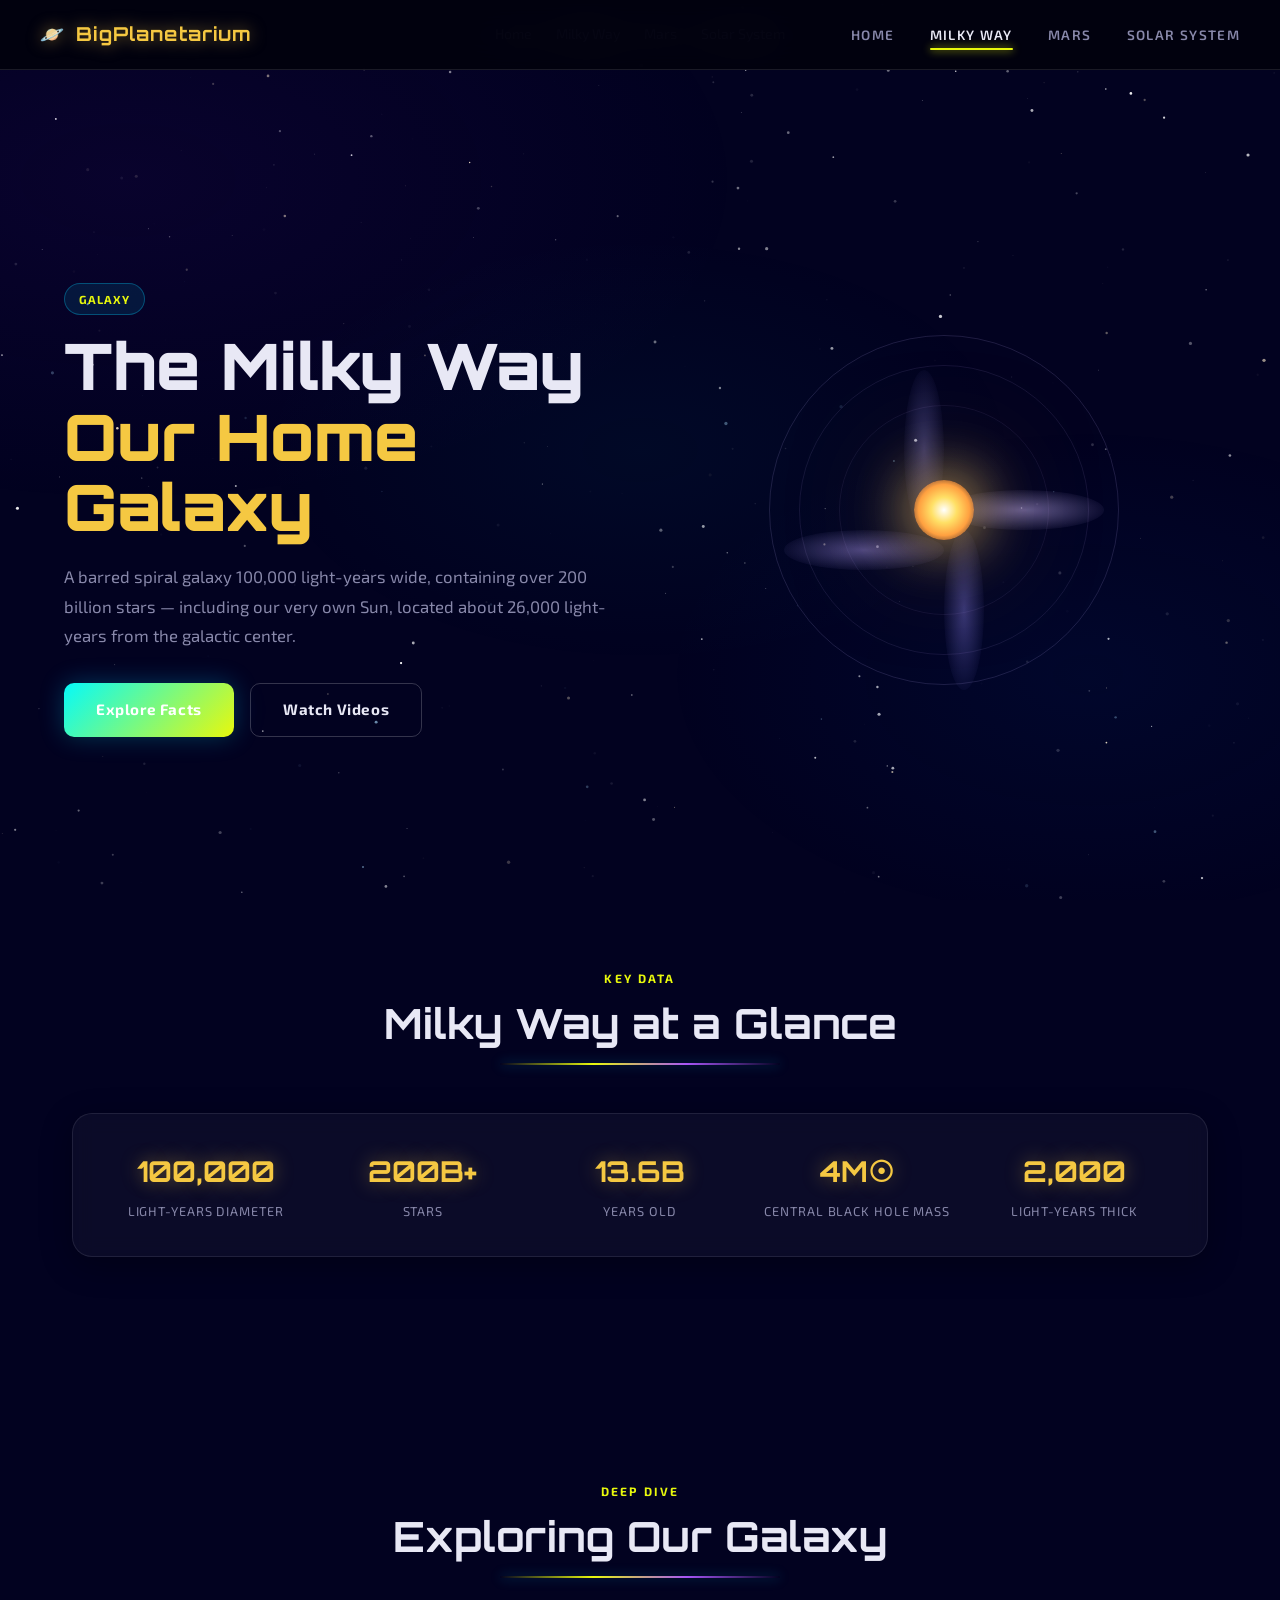
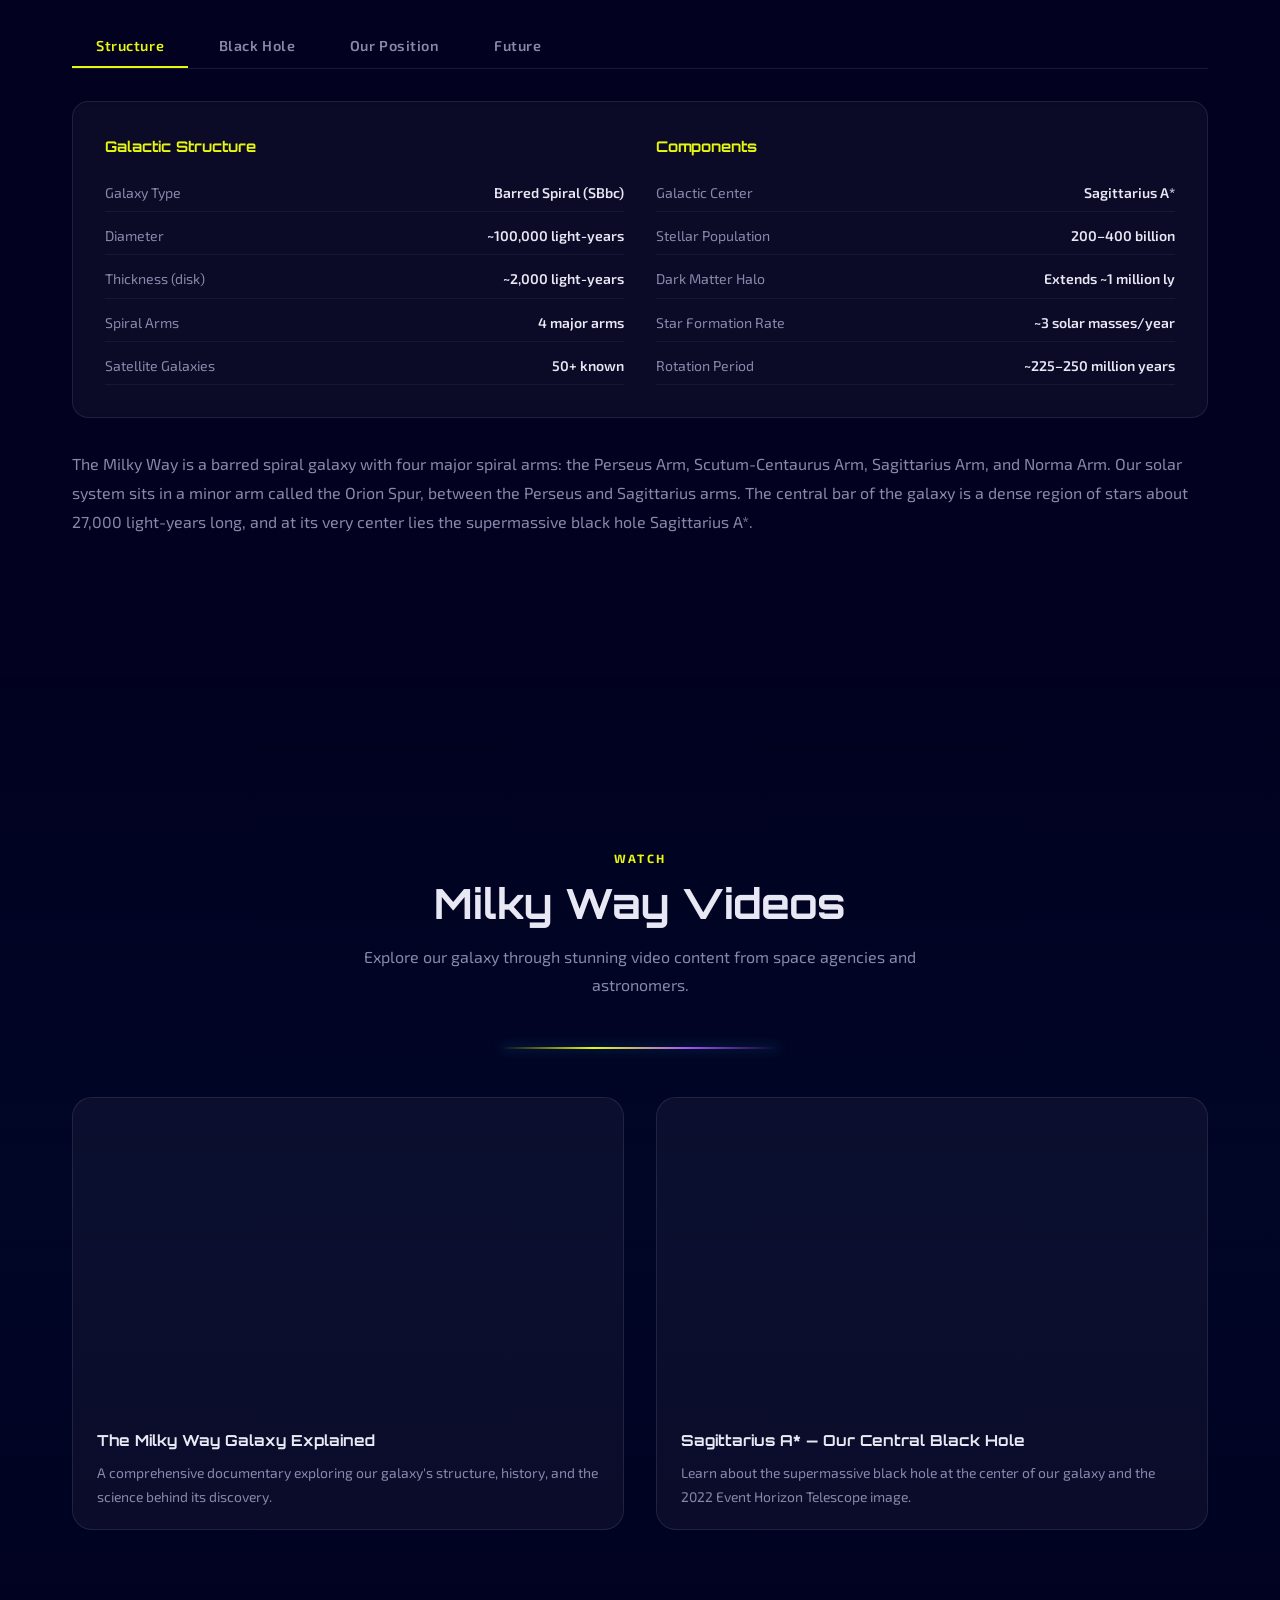
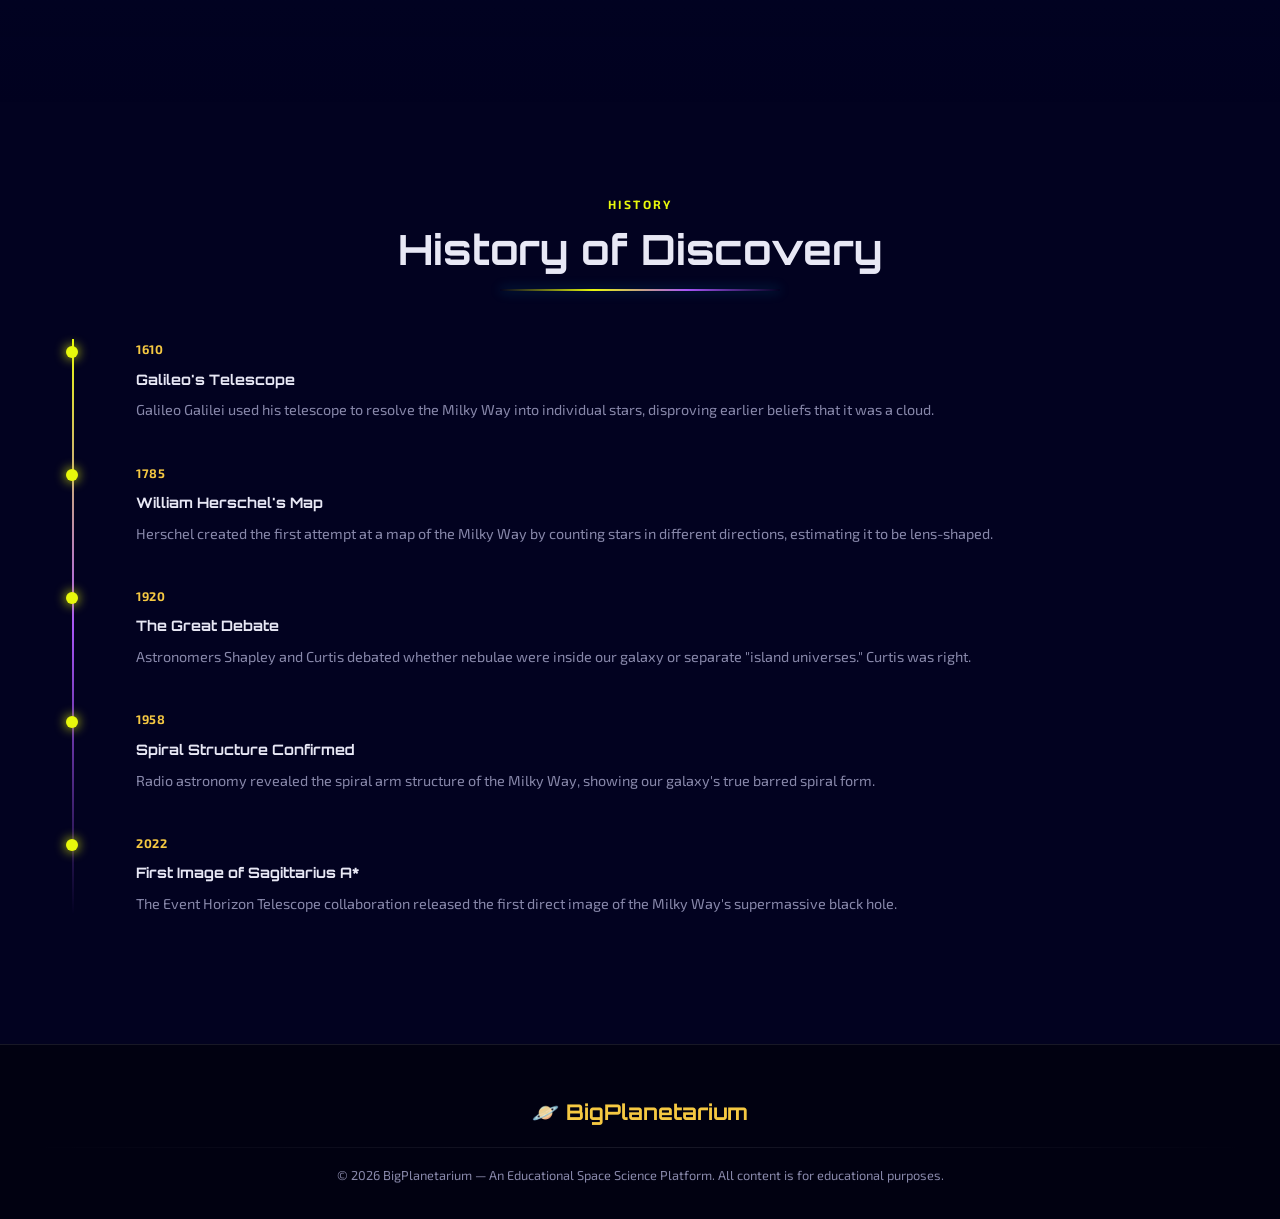
<file: milkyway.html>
<!DOCTYPE html>
<html lang="en">
<head>
  <meta charset="UTF-8" />
  <meta name="viewport" content="width=device-width, initial-scale=1.0" />
  <meta name="description" content="Learn about the Milky Way galaxy — its structure, age, central black hole Sagittarius A*, spiral arms, and position in the universe." />
  <meta property="og:title" content="The Milky Way Galaxy | BigPlanetarium" />
  <title>The Milky Way Galaxy | BigPlanetarium</title>
  <link rel="icon" href="data:image/svg+xml,<svg xmlns='http://www.w3.org/2000/svg' viewBox='0 0 100 100'><text y='.9em' font-size='90'>🪐</text></svg>" />
  <link rel="stylesheet" href="css/style.css" />
  <style>
    .milkyway-hero-bg {
      background: radial-gradient(ellipse at 50% 60%, rgba(60,0,150,0.25) 0%, transparent 65%),
                  radial-gradient(ellipse at 20% 30%, rgba(0,80,180,0.15) 0%, transparent 50%);
    }
    .spiral-visual {
      position: relative;
      width: min(350px, 80vw);
      height: min(350px, 80vw);
      animation: spinSlow 40s linear infinite;
    }
    @keyframes spinSlow {
      from { transform: rotate(0deg); }
      to { transform: rotate(360deg); }
    }
    .spiral-core {
      position: absolute;
      top: 50%;
      left: 50%;
      transform: translate(-50%, -50%);
      width: 60px;
      height: 60px;
      border-radius: 50%;
      background: radial-gradient(circle, #fff 0%, #ffe066 30%, #ffa040 60%, transparent 100%);
      box-shadow: 0 0 60px #ffd060, 0 0 120px rgba(255,180,60,0.5);
    }
    .arm {
      position: absolute;
      top: 50%;
      left: 50%;
      width: 160px;
      height: 40px;
      border-radius: 50%;
      transform-origin: left center;
      opacity: 0.6;
    }
    .arm-1 { background: radial-gradient(ellipse, rgba(200,180,255,0.8), transparent 80%); transform: rotate(0deg) translateY(-50%); }
    .arm-2 { background: radial-gradient(ellipse, rgba(150,140,255,0.6), transparent 80%); transform: rotate(90deg) translateY(-50%); }
    .arm-3 { background: radial-gradient(ellipse, rgba(180,160,255,0.7), transparent 80%); transform: rotate(180deg) translateY(-50%); }
    .arm-4 { background: radial-gradient(ellipse, rgba(160,150,255,0.5), transparent 80%); transform: rotate(270deg) translateY(-50%); }
    .galaxy-ring {
      position: absolute;
      inset: 0;
      border-radius: 50%;
      border: 1px solid rgba(200,180,255,0.15);
    }
    .galaxy-ring:nth-child(2) { inset: 30px; border-color: rgba(200,180,255,0.1); }
    .galaxy-ring:nth-child(3) { inset: 70px; border-color: rgba(200,180,255,0.08); }
    .star-dot {
      position: absolute;
      border-radius: 50%;
      background: white;
    }
  </style>
</head>
<body>

  <!-- Navigation -->
  <nav role="navigation" aria-label="Main navigation">
    <a href="index.html" class="nav-logo" aria-label="BigPlanetarium Home">
      <span aria-hidden="true">🪐</span> BigPlanetarium
    </a>
    <ul class="nav-links" role="list">
      <li><a href="index.html">Home</a></li>
      <li><a href="milkyway.html" class="active" aria-current="page">Milky Way</a></li>
      <li><a href="mars.html">Mars</a></li>
      <li><a href="solar-system.html">Solar System</a></li>
    </ul>
    <button class="hamburger" aria-label="Toggle navigation menu" aria-expanded="false">
      <span aria-hidden="true"></span>
      <span aria-hidden="true"></span>
      <span aria-hidden="true"></span>
    </button>
  </nav>

  <main>
    <!-- Hero -->
    <div class="planet-hero" style="padding-top:calc(var(--nav-height) + 3rem)">
      <div class="planet-hero-content">
        <span class="tag">Galaxy</span>
        <h1>The Milky Way<br/><span style="color:var(--accent-gold)">Our Home Galaxy</span></h1>
        <p>A barred spiral galaxy 100,000 light-years wide, containing over 200 billion stars — including our very own Sun, located about 26,000 light-years from the galactic center.</p>
        <div class="hero-buttons" style="justify-content:flex-start">
          <a href="#facts" class="btn btn-primary">Explore Facts</a>
          <a href="#videos-mw" class="btn btn-outline">Watch Videos</a>
        </div>
      </div>
      <div class="planet-visual" aria-label="Milky Way galaxy animation" role="img">
        <div class="spiral-visual" aria-hidden="true">
          <div class="galaxy-ring"></div>
          <div class="galaxy-ring"></div>
          <div class="galaxy-ring"></div>
          <div class="arm arm-1"></div>
          <div class="arm arm-2"></div>
          <div class="arm arm-3"></div>
          <div class="arm arm-4"></div>
          <div class="spiral-core"></div>
        </div>
      </div>
    </div>

    <!-- Quick Facts -->
    <section id="facts" aria-labelledby="facts-title">
      <span class="section-label" aria-hidden="true">Key Data</span>
      <h2 class="section-title" id="facts-title">Milky Way at a Glance</h2>
      <div class="glow-bar" aria-hidden="true"></div>
      <div class="stats-bar" role="list">
        <div class="stat-item" role="listitem">
          <span class="stat-value">100,000</span>
          <span class="stat-label">Light-Years Diameter</span>
        </div>
        <div class="stat-item" role="listitem">
          <span class="stat-value">200B+</span>
          <span class="stat-label">Stars</span>
        </div>
        <div class="stat-item" role="listitem">
          <span class="stat-value">13.6B</span>
          <span class="stat-label">Years Old</span>
        </div>
        <div class="stat-item" role="listitem">
          <span class="stat-value">4M☉</span>
          <span class="stat-label">Central Black Hole Mass</span>
        </div>
        <div class="stat-item" role="listitem">
          <span class="stat-value">2,000</span>
          <span class="stat-label">Light-Years Thick</span>
        </div>
      </div>
    </section>

    <!-- Tabbed Deep Dive -->
    <section aria-labelledby="deepdive-title">
      <span class="section-label" aria-hidden="true">Deep Dive</span>
      <h2 class="section-title" id="deepdive-title">Exploring Our Galaxy</h2>
      <div class="glow-bar" aria-hidden="true"></div>

      <div class="tabs" role="tablist" aria-label="Milky Way information tabs">
        <div class="tab-buttons">
          <button class="tab-btn active" data-tab="tab-structure" role="tab" aria-selected="true" aria-controls="tab-structure">Structure</button>
          <button class="tab-btn" data-tab="tab-blackhole" role="tab" aria-selected="false" aria-controls="tab-blackhole">Black Hole</button>
          <button class="tab-btn" data-tab="tab-position" role="tab" aria-selected="false" aria-controls="tab-position">Our Position</button>
          <button class="tab-btn" data-tab="tab-future" role="tab" aria-selected="false" aria-controls="tab-future">Future</button>
        </div>

        <div id="tab-structure" class="tab-panel active" role="tabpanel" aria-label="Milky Way structure">
          <div class="info-panel">
            <div>
              <h3>Galactic Structure</h3>
              <ul>
                <li><span>Galaxy Type</span><span>Barred Spiral (SBbc)</span></li>
                <li><span>Diameter</span><span>~100,000 light-years</span></li>
                <li><span>Thickness (disk)</span><span>~2,000 light-years</span></li>
                <li><span>Spiral Arms</span><span>4 major arms</span></li>
                <li><span>Satellite Galaxies</span><span>50+ known</span></li>
              </ul>
            </div>
            <div>
              <h3>Components</h3>
              <ul>
                <li><span>Galactic Center</span><span>Sagittarius A*</span></li>
                <li><span>Stellar Population</span><span>200–400 billion</span></li>
                <li><span>Dark Matter Halo</span><span>Extends ~1 million ly</span></li>
                <li><span>Star Formation Rate</span><span>~3 solar masses/year</span></li>
                <li><span>Rotation Period</span><span>~225–250 million years</span></li>
              </ul>
            </div>
          </div>
          <p style="color:var(--text-muted);line-height:1.8">The Milky Way is a barred spiral galaxy with four major spiral arms: the Perseus Arm, Scutum-Centaurus Arm, Sagittarius Arm, and Norma Arm. Our solar system sits in a minor arm called the Orion Spur, between the Perseus and Sagittarius arms. The central bar of the galaxy is a dense region of stars about 27,000 light-years long, and at its very center lies the supermassive black hole Sagittarius A*.</p>
        </div>

        <div id="tab-blackhole" class="tab-panel" role="tabpanel" aria-label="Sagittarius A* information">
          <div class="info-panel">
            <div>
              <h3>Sagittarius A*</h3>
              <ul>
                <li><span>Mass</span><span>~4 million solar masses</span></li>
                <li><span>Distance from Earth</span><span>~26,000 light-years</span></li>
                <li><span>Schwarzschild Radius</span><span>~12 million km</span></li>
                <li><span>First Image</span><span>May 2022 (EHT)</span></li>
              </ul>
            </div>
            <div>
              <h3>Surrounding Region</h3>
              <ul>
                <li><span>Central Star Cluster</span><span>Nuclear Star Cluster</span></li>
                <li><span>Gas Cloud</span><span>Active region</span></li>
                <li><span>Radio Emission</span><span>Very compact source</span></li>
                <li><span>Currently Active?</span><span>Relatively quiet</span></li>
              </ul>
            </div>
          </div>
          <p style="color:var(--text-muted);line-height:1.8">Sagittarius A* (Sgr A*) is the supermassive black hole at the heart of the Milky Way. In May 2022, the Event Horizon Telescope collaboration released the first image of it — a glowing ring of gas and dust surrounding the invisible black hole. Despite its enormous mass (4 million times the Sun), Sgr A* is currently in a relatively quiet state compared to active galactic nuclei in other galaxies.</p>
        </div>

        <div id="tab-position" class="tab-panel" role="tabpanel" aria-label="Earth's position in the Milky Way">
          <div class="info-panel">
            <div>
              <h3>Earth's Location</h3>
              <ul>
                <li><span>Arm Location</span><span>Orion Spur</span></li>
                <li><span>Distance from Center</span><span>~26,000 light-years</span></li>
                <li><span>Galactic Latitude</span><span>Near the galactic plane</span></li>
                <li><span>Orbital Speed</span><span>~828,000 km/h</span></li>
              </ul>
            </div>
            <div>
              <h3>Our Journey</h3>
              <ul>
                <li><span>Galactic Year</span><span>~225–250 million years</span></li>
                <li><span>Orbits Completed</span><span>~20 (since Sun formed)</span></li>
                <li><span>Local Group</span><span>Virgo Supercluster</span></li>
                <li><span>Nearest Galaxy</span><span>Canis Major Dwarf (~25,000 ly)</span></li>
              </ul>
            </div>
          </div>
          <p style="color:var(--text-muted);line-height:1.8">Our solar system lies roughly 26,000 light-years from the galactic center, in a quiet region of the Orion Spur — a minor arm connecting the Perseus and Sagittarius Arms. The Sun orbits the galactic center at about 828,000 km/h, completing one orbit (a "galactic year") every 225–250 million years. Since the Sun formed 4.6 billion years ago, it has completed about 20 orbits around the Milky Way's core.</p>
        </div>

        <div id="tab-future" class="tab-panel" role="tabpanel" aria-label="Future of the Milky Way">
          <div class="info-panel">
            <div>
              <h3>Upcoming Events</h3>
              <ul>
                <li><span>~2 billion years</span><span>Large Magellanic Cloud collision</span></li>
                <li><span>~4–5 billion years</span><span>Andromeda collision begins</span></li>
                <li><span>~7 billion years</span><span>Milky Way + Andromeda merge</span></li>
              </ul>
            </div>
            <div>
              <h3>Milkomeda</h3>
              <ul>
                <li><span>New Galaxy Name</span><span>"Milkomeda"</span></li>
                <li><span>Resulting Shape</span><span>Elliptical galaxy</span></li>
                <li><span>Star Collisions</span><span>Extremely unlikely</span></li>
                <li><span>Our Sun</span><span>Will survive the merger</span></li>
              </ul>
            </div>
          </div>
          <p style="color:var(--text-muted);line-height:1.8">In about 4–5 billion years, the Milky Way and the Andromeda Galaxy will begin to collide and eventually merge into a single, large elliptical galaxy that astronomers have nicknamed "Milkomeda." Despite the dramatic scale of this event, individual stars are so widely spaced that actual stellar collisions are extremely unlikely. Our Sun should survive the merger, though it will likely be thrown into a different orbit within the new galaxy.</p>
        </div>
      </div>
    </section>

    <!-- Videos -->
    <div class="video-section" id="videos-mw" aria-labelledby="vids-mw-title">
      <section>
        <span class="section-label" aria-hidden="true">Watch</span>
        <h2 class="section-title" id="vids-mw-title">Milky Way Videos</h2>
        <p class="section-subtitle">Explore our galaxy through stunning video content from space agencies and astronomers.</p>
        <div class="glow-bar" aria-hidden="true"></div>
        <div class="videos-grid">
          <article class="video-card">
            <div class="video-wrapper">
              <iframe
                src="https://www.youtube.com/embed/sDuZiimfSQU?si=_-vFoPh4hLCxR5Mb"
                title="The Milky Way Galaxy Explained - Documentary"
                allow="accelerometer; autoplay; clipboard-write; encrypted-media; gyroscope; picture-in-picture"
                allowfullscreen
                loading="lazy"
                aria-label="YouTube video: The Milky Way Galaxy Explained"
              ></iframe>
            </div>
            <div class="video-info">
              <h3>The Milky Way Galaxy Explained</h3>
              <p>A comprehensive documentary exploring our galaxy's structure, history, and the science behind its discovery.</p>
            </div>
          </article>

          <article class="video-card">
            <div class="video-wrapper">
              <iframe
                src="https://www.youtube.com/embed/7c2aj1YOeBk?si=3vxFpzAwlDUjEnJB"
                title="Sagittarius A* - The Milky Way's Black Hole"
                allow="accelerometer; autoplay; clipboard-write; encrypted-media; gyroscope; picture-in-picture"
                allowfullscreen
                loading="lazy"
                aria-label="YouTube video: Sagittarius A* the Milky Way's black hole"
              ></iframe>
            </div>
            <div class="video-info">
              <h3>Sagittarius A* — Our Central Black Hole</h3>
              <p>Learn about the supermassive black hole at the center of our galaxy and the 2022 Event Horizon Telescope image.</p>
            </div>
          </article>
        </div>
      </section>
    </div>

    <!-- Exploration Timeline -->
    <section aria-labelledby="timeline-title">
      <span class="section-label" aria-hidden="true">History</span>
      <h2 class="section-title" id="timeline-title">History of Discovery</h2>
      <div class="glow-bar" aria-hidden="true"></div>
      <div class="timeline" role="list">
        <div class="timeline-item" role="listitem">
          <span class="year">1610</span>
          <h4>Galileo's Telescope</h4>
          <p>Galileo Galilei used his telescope to resolve the Milky Way into individual stars, disproving earlier beliefs that it was a cloud.</p>
        </div>
        <div class="timeline-item" role="listitem">
          <span class="year">1785</span>
          <h4>William Herschel's Map</h4>
          <p>Herschel created the first attempt at a map of the Milky Way by counting stars in different directions, estimating it to be lens-shaped.</p>
        </div>
        <div class="timeline-item" role="listitem">
          <span class="year">1920</span>
          <h4>The Great Debate</h4>
          <p>Astronomers Shapley and Curtis debated whether nebulae were inside our galaxy or separate "island universes." Curtis was right.</p>
        </div>
        <div class="timeline-item" role="listitem">
          <span class="year">1958</span>
          <h4>Spiral Structure Confirmed</h4>
          <p>Radio astronomy revealed the spiral arm structure of the Milky Way, showing our galaxy's true barred spiral form.</p>
        </div>
        <div class="timeline-item" role="listitem">
          <span class="year">2022</span>
          <h4>First Image of Sagittarius A*</h4>
          <p>The Event Horizon Telescope collaboration released the first direct image of the Milky Way's supermassive black hole.</p>
        </div>
      </div>
    </section>
  </main>

  <footer role="contentinfo">
    <div class="footer-logo" aria-label="BigPlanetarium">🪐 BigPlanetarium</div>
    <nav class="footer-nav" aria-label="Footer navigation">
      <a href="index.html">Home</a>
      <a href="milkyway.html">Milky Way</a>
      <a href="mars.html">Mars</a>
      <a href="solar-system.html">Solar System</a>
    </nav>
    <div class="divider" aria-hidden="true"></div>
    <p class="footer-copy">© 2026 BigPlanetarium — An Educational Space Science Platform. All content is for educational purposes.</p>
  </footer>

  <button class="scroll-top" aria-label="Scroll back to top" title="Scroll to top">↑</button>

  <script src="js/script.js"></script>
</body>
</html>
</file>
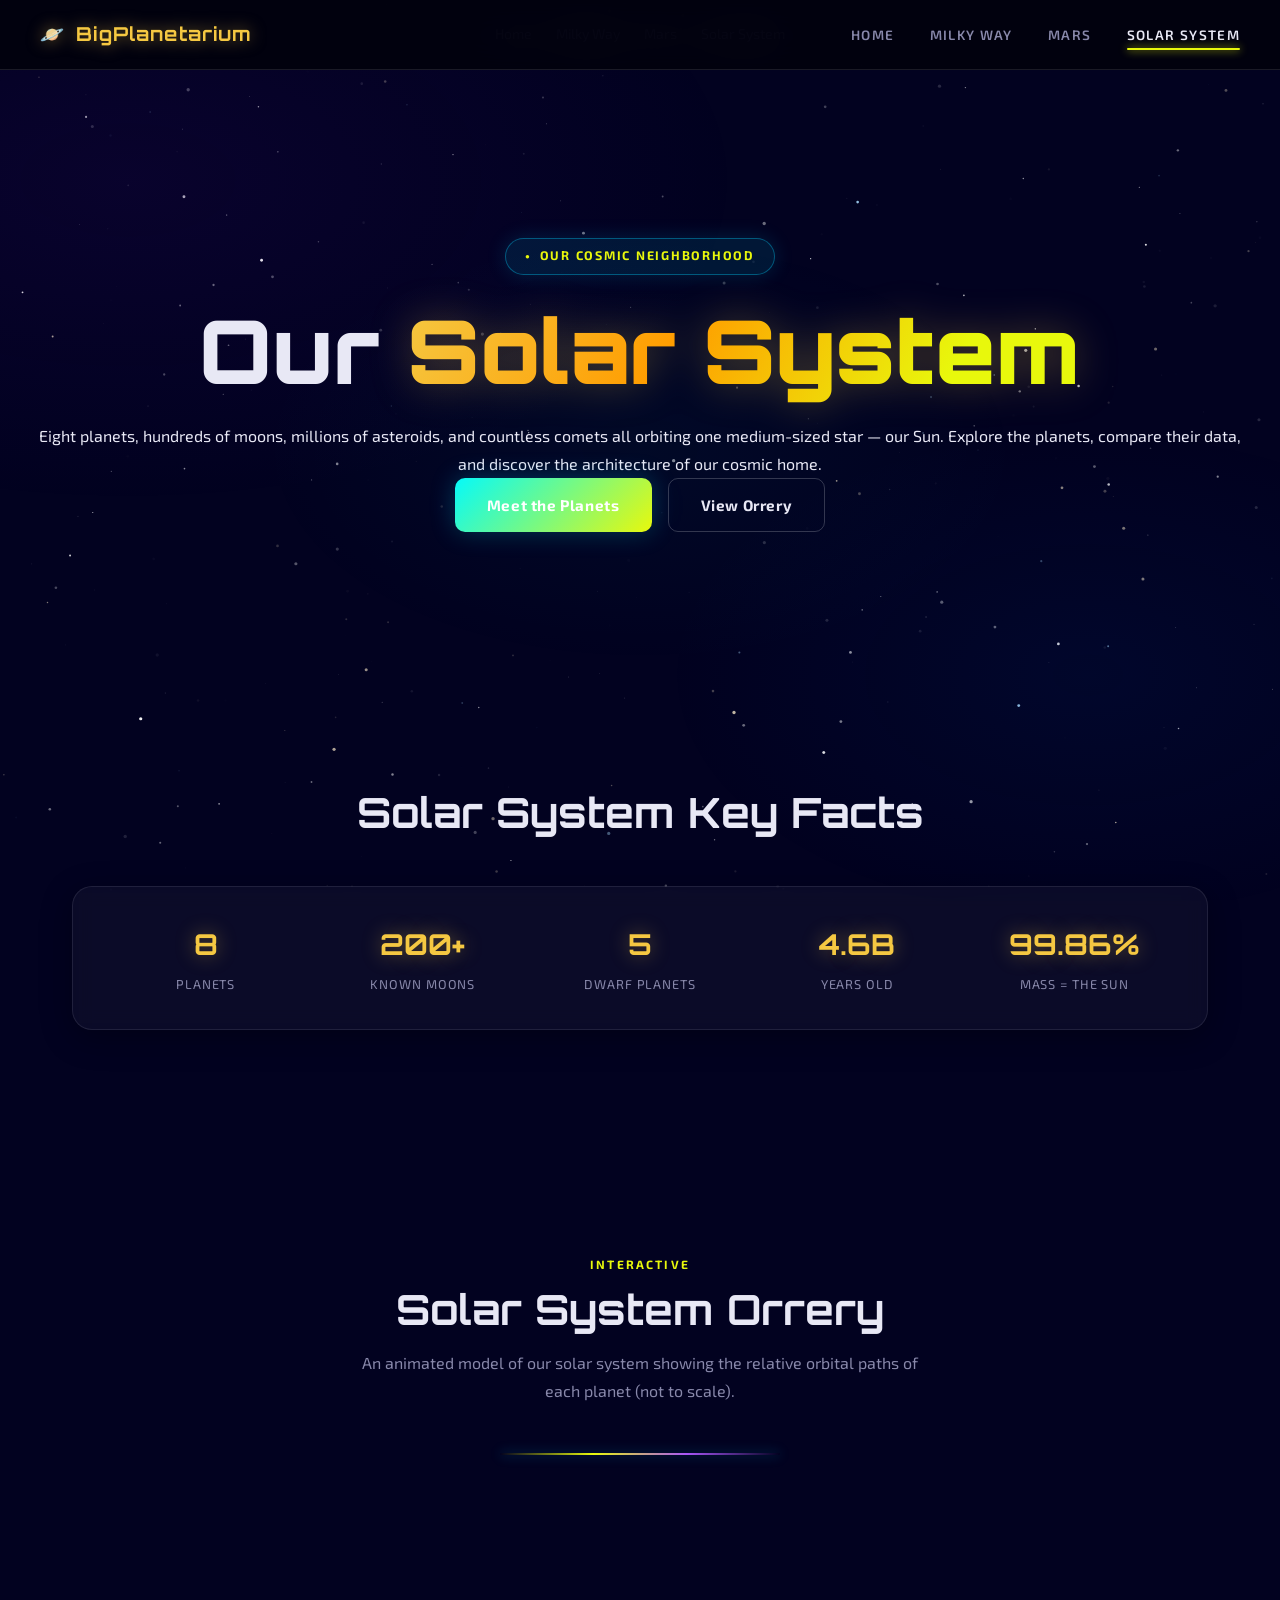
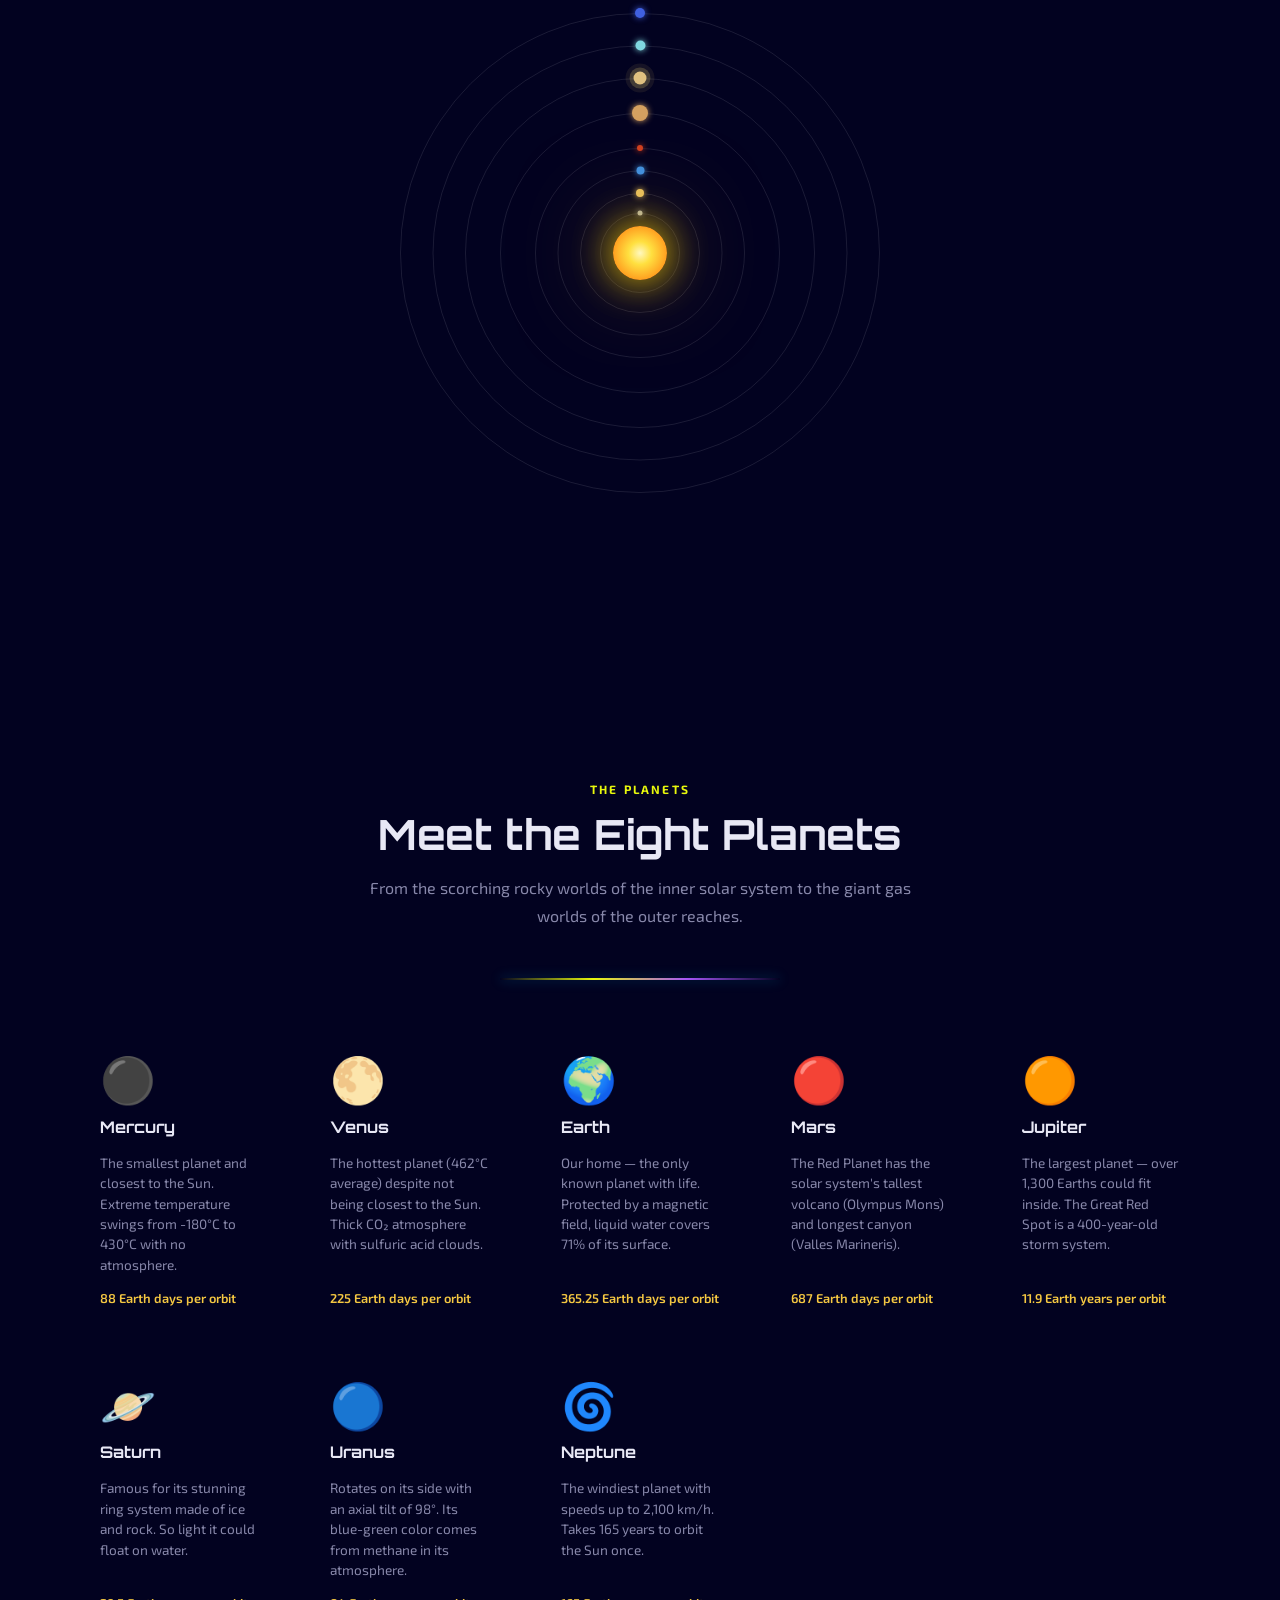
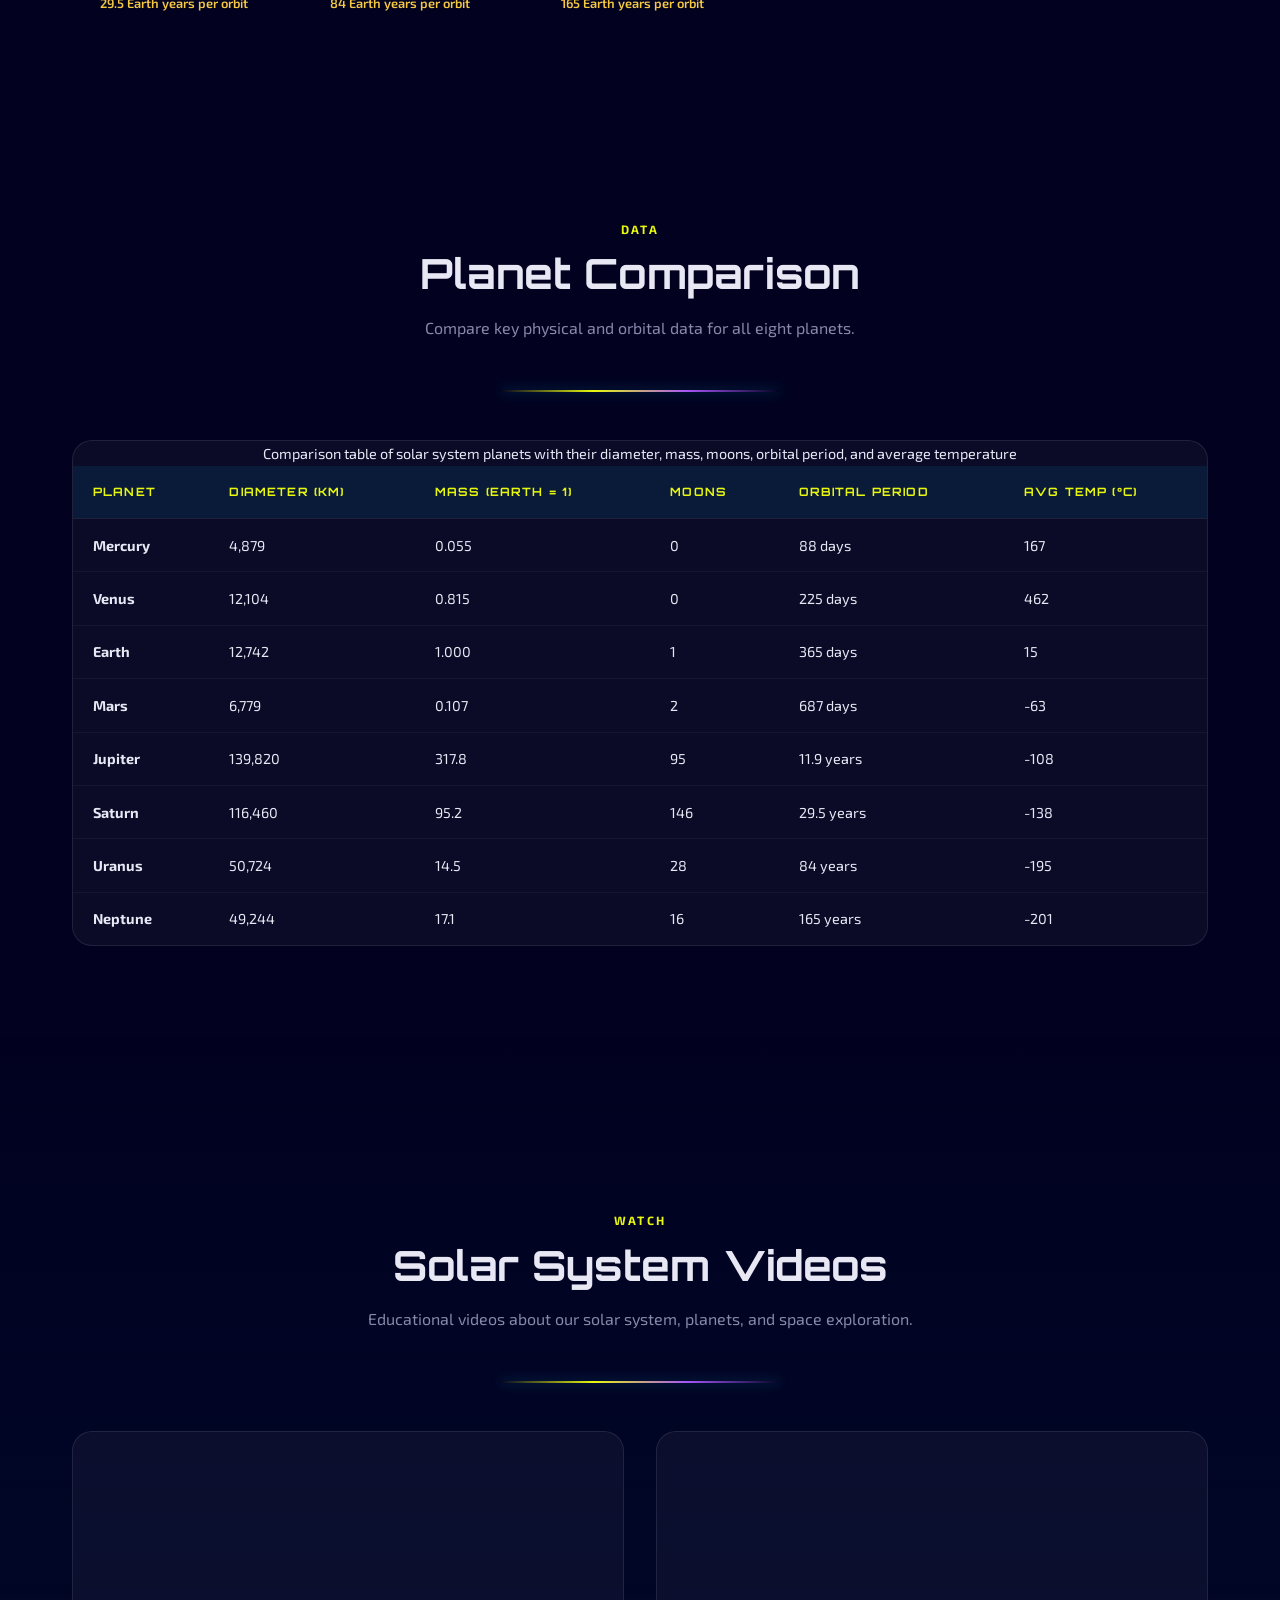
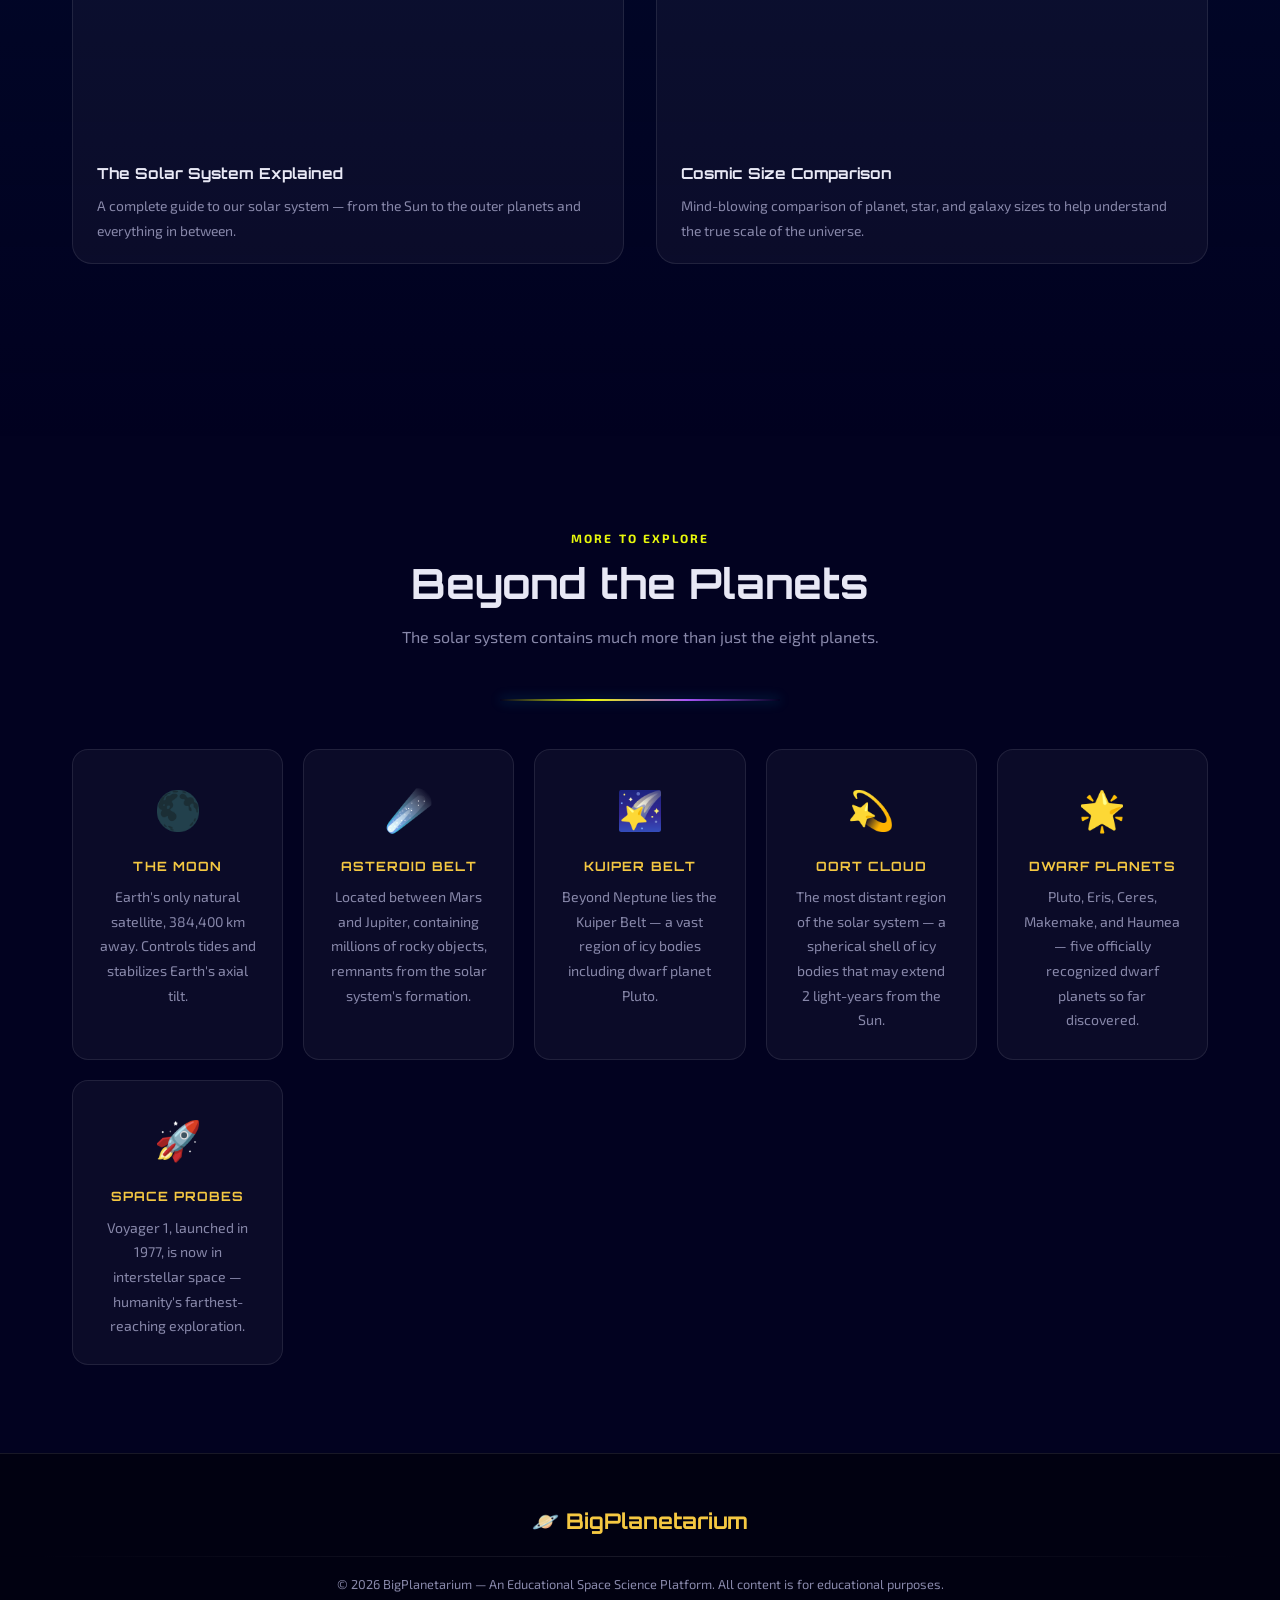
<file: solar-system.html>
<!DOCTYPE html>
<html lang="en">
<head>
  <meta charset="UTF-8" />
  <meta name="viewport" content="width=device-width, initial-scale=1.0" />
  <meta name="description" content="Explore our Solar System — the Sun, eight planets, dwarf planets, moons, and more. Compare planetary data and learn about each world." />
  <meta property="og:title" content="Our Solar System | BigPlanetarium" />
  <title>Our Solar System | BigPlanetarium</title>
  <link rel="icon" href="data:image/svg+xml,<svg xmlns='http://www.w3.org/2000/svg' viewBox='0 0 100 100'><text y='.9em' font-size='90'>🪐</text></svg>" />
  <link rel="stylesheet" href="css/style.css" />
  <style>
    /* Animated Solar System Orrery */
    .orrery-container {
      position: relative;
      width: 100%;
      max-width: 700px;
      margin: 0 auto;
      aspect-ratio: 1;
      display: flex;
      align-items: center;
      justify-content: center;
    }
    .orrery {
      position: relative;
      width: 100%;
      height: 100%;
    }
    .sun {
      position: absolute;
      top: 50%;
      left: 50%;
      transform: translate(-50%, -50%);
      width: 50px;
      height: 50px;
      border-radius: 50%;
      background: radial-gradient(circle, #fff5a0, #ffe040 30%, #ffa020 70%, #ff6000 100%);
      box-shadow: 0 0 30px #ffdd00, 0 0 80px rgba(255,180,0,0.5);
      z-index: 10;
    }
    .orbit {
      position: absolute;
      top: 50%;
      left: 50%;
      border: 1px solid rgba(255,255,255,0.1);
      border-radius: 50%;
      transform: translate(-50%, -50%);
    }
    .planet-orbit {
      position: absolute;
      top: 50%;
      left: 50%;
      transform: translate(-50%, -50%);
      border-radius: 50%;
      animation: orbitAnim linear infinite;
      transform-origin: center;
    }
    @keyframes orbitAnim {
      from { transform: translate(-50%, -50%) rotate(0deg); }
      to { transform: translate(-50%, -50%) rotate(360deg); }
    }
    .planet-dot {
      position: absolute;
      border-radius: 50%;
      top: 0;
      left: 50%;
      transform: translate(-50%, -50%);
    }
    /* Orrery sizes */
    #orbit-mercury { width: 80px; height: 80px; }
    #orbit-venus   { width: 120px; height: 120px; }
    #orbit-earth   { width: 165px; height: 165px; }
    #orbit-mars    { width: 210px; height: 210px; }
    #orbit-jupiter { width: 280px; height: 280px; }
    #orbit-saturn  { width: 350px; height: 350px; }
    #orbit-uranus  { width: 415px; height: 415px; }
    #orbit-neptune { width: 480px; height: 480px; }

    #anim-mercury { width: 80px; height: 80px; animation-duration: 4s; }
    #anim-venus   { width: 120px; height: 120px; animation-duration: 10s; }
    #anim-earth   { width: 165px; height: 165px; animation-duration: 16s; }
    #anim-mars    { width: 210px; height: 210px; animation-duration: 30s; }
    #anim-jupiter { width: 280px; height: 280px; animation-duration: 190s; }
    #anim-saturn  { width: 350px; height: 350px; animation-duration: 470s; }
    #anim-uranus  { width: 415px; height: 415px; animation-duration: 1340s; }
    #anim-neptune { width: 480px; height: 480px; animation-duration: 2630s; }

    .dot-mercury { width: 5px; height: 5px; background: #b0b0b0; }
    .dot-venus   { width: 8px; height: 8px; background: #e8c060; }
    .dot-earth   { width: 8px; height: 8px; background: #4090e0; }
    .dot-mars    { width: 6px; height: 6px; background: #d04020; }
    .dot-jupiter { width: 16px; height: 16px; background: #d4a060; }
    .dot-saturn  { width: 13px; height: 13px; background: #dfc080; box-shadow: 0 0 0 3px rgba(200,180,100,0.3), 0 0 0 6px rgba(200,180,100,0.1); }
    .dot-uranus  { width: 10px; height: 10px; background: #80d8e0; }
    .dot-neptune { width: 10px; height: 10px; background: #4060e0; }

    /* Planet card grid */
    .planet-card {
      background: var(--card-bg);
      border: 1px solid var(--card-border);
      border-radius: 16px;
      padding: 1.75rem;
      display: flex;
      flex-direction: column;
      gap: 0.75rem;
      transition: transform 0.3s, border-color 0.3s;
      cursor: default;
    }
    .planet-card:hover {
      transform: translateY(-5px);
      border-color: rgba(255,255,255,0.2);
    }
    .planet-emoji {
      font-size: 2.8rem;
      line-height: 1;
    }
    .planet-name {
      font-family: 'Orbitron', sans-serif;
      font-size: 1rem;
      color: var(--text-main);
    }
    .planet-desc {
      font-size: 0.85rem;
      color: var(--text-muted);
      line-height: 1.5;
      flex: 1;
    }
    .planet-stat {
      font-size: 0.8rem;
      color: var(--accent-gold);
      font-weight: 600;
    }
    .planets-grid-layout {
      display: grid;
      grid-template-columns: repeat(auto-fill, minmax(180px, 1fr));
      gap: 1rem;
    }
  </style>
</head>
<body>

  <!-- Navigation -->
  <nav role="navigation" aria-label="Main navigation">
    <a href="index.html" class="nav-logo" aria-label="BigPlanetarium Home">
      <span aria-hidden="true">🪐</span> BigPlanetarium
    </a>
    <ul class="nav-links" role="list">
      <li><a href="index.html">Home</a></li>
      <li><a href="milkyway.html">Milky Way</a></li>
      <li><a href="mars.html">Mars</a></li>
      <li><a href="solar-system.html" class="active" aria-current="page">Solar System</a></li>
    </ul>
    <button class="hamburger" aria-label="Toggle navigation menu" aria-expanded="false">
      <span aria-hidden="true"></span>
      <span aria-hidden="true"></span>
      <span aria-hidden="true"></span>
    </button>
  </nav>

  <main>
    <!-- Hero -->
    <div class="hero" role="banner" style="min-height:70vh">
      <div class="hero-bg" aria-hidden="true"></div>
      <span class="hero-badge" aria-label="Category: Our Cosmic Neighborhood">Our Cosmic Neighborhood</span>
      <h1>Our <span class="highlight">Solar System</span></h1>
      <p>Eight planets, hundreds of moons, millions of asteroids, and countless comets all orbiting one medium-sized star — our Sun. Explore the planets, compare their data, and discover the architecture of our cosmic home.</p>
      <div class="hero-buttons">
        <a href="#planets" class="btn btn-primary">Meet the Planets</a>
        <a href="#orrery" class="btn btn-outline">View Orrery</a>
      </div>
    </div>

    <!-- Solar System Stats -->
    <section aria-labelledby="ss-stats-title">
      <h2 class="section-title sr-only" id="ss-stats-title">Solar System Key Facts</h2>
      <div class="stats-bar" role="list">
        <div class="stat-item" role="listitem">
          <span class="stat-value">8</span>
          <span class="stat-label">Planets</span>
        </div>
        <div class="stat-item" role="listitem">
          <span class="stat-value">200+</span>
          <span class="stat-label">Known Moons</span>
        </div>
        <div class="stat-item" role="listitem">
          <span class="stat-value">5</span>
          <span class="stat-label">Dwarf Planets</span>
        </div>
        <div class="stat-item" role="listitem">
          <span class="stat-value">4.6B</span>
          <span class="stat-label">Years Old</span>
        </div>
        <div class="stat-item" role="listitem">
          <span class="stat-value">99.86%</span>
          <span class="stat-label">Mass = the Sun</span>
        </div>
      </div>
    </section>

    <!-- Animated Orrery -->
    <section id="orrery" aria-labelledby="orrery-title">
      <span class="section-label" aria-hidden="true">Interactive</span>
      <h2 class="section-title" id="orrery-title">Solar System Orrery</h2>
      <p class="section-subtitle">An animated model of our solar system showing the relative orbital paths of each planet (not to scale).</p>
      <div class="glow-bar" aria-hidden="true"></div>
      <div class="orrery-container" role="img" aria-label="Animated diagram of the solar system with planets orbiting the Sun">
        <div class="orrery" aria-hidden="true">
          <!-- Orbits -->
          <div class="orbit" id="orbit-mercury"></div>
          <div class="orbit" id="orbit-venus"></div>
          <div class="orbit" id="orbit-earth"></div>
          <div class="orbit" id="orbit-mars"></div>
          <div class="orbit" id="orbit-jupiter"></div>
          <div class="orbit" id="orbit-saturn"></div>
          <div class="orbit" id="orbit-uranus"></div>
          <div class="orbit" id="orbit-neptune"></div>
          <!-- Sun -->
          <div class="orrery-sun"></div>
          <!-- Planet dots -->
          <div class="planet-orbit" id="anim-mercury"><div class="planet-dot dot-mercury"></div></div>
          <div class="planet-orbit" id="anim-venus"><div class="planet-dot dot-venus"></div></div>
          <div class="planet-orbit" id="anim-earth"><div class="planet-dot dot-earth"></div></div>
          <div class="planet-orbit" id="anim-mars"><div class="planet-dot dot-mars"></div></div>
          <div class="planet-orbit" id="anim-jupiter"><div class="planet-dot dot-jupiter"></div></div>
          <div class="planet-orbit" id="anim-saturn"><div class="planet-dot dot-saturn"></div></div>
          <div class="planet-orbit" id="anim-uranus"><div class="planet-dot dot-uranus"></div></div>
          <div class="planet-orbit" id="anim-neptune"><div class="planet-dot dot-neptune"></div></div>
        </div>
      </div>
    </section>

    <!-- Planets Grid -->
    <section id="planets" aria-labelledby="planets-title">
      <span class="section-label" aria-hidden="true">The Planets</span>
      <h2 class="section-title" id="planets-title">Meet the Eight Planets</h2>
      <p class="section-subtitle">From the scorching rocky worlds of the inner solar system to the giant gas worlds of the outer reaches.</p>
      <div class="glow-bar" aria-hidden="true"></div>
      <div class="planets-grid-layout" role="list">
        <article class="planet-card" role="listitem" aria-label="Mercury">
          <span class="planet-emoji" aria-hidden="true">⚫</span>
          <h3 class="planet-name">Mercury</h3>
          <p class="planet-desc">The smallest planet and closest to the Sun. Extreme temperature swings from -180°C to 430°C with no atmosphere.</p>
          <span class="planet-stat">88 Earth days per orbit</span>
        </article>
        <article class="planet-card" role="listitem" aria-label="Venus">
          <span class="planet-emoji" aria-hidden="true">🌕</span>
          <h3 class="planet-name">Venus</h3>
          <p class="planet-desc">The hottest planet (462°C average) despite not being closest to the Sun. Thick CO₂ atmosphere with sulfuric acid clouds.</p>
          <span class="planet-stat">225 Earth days per orbit</span>
        </article>
        <article class="planet-card" role="listitem" aria-label="Earth">
          <span class="planet-emoji" aria-hidden="true">🌍</span>
          <h3 class="planet-name">Earth</h3>
          <p class="planet-desc">Our home — the only known planet with life. Protected by a magnetic field, liquid water covers 71% of its surface.</p>
          <span class="planet-stat">365.25 Earth days per orbit</span>
        </article>
        <article class="planet-card" role="listitem" aria-label="Mars">
          <span class="planet-emoji" aria-hidden="true">🔴</span>
          <h3 class="planet-name">Mars</h3>
          <p class="planet-desc">The Red Planet has the solar system's tallest volcano (Olympus Mons) and longest canyon (Valles Marineris).</p>
          <span class="planet-stat">687 Earth days per orbit</span>
        </article>
        <article class="planet-card" role="listitem" aria-label="Jupiter">
          <span class="planet-emoji" aria-hidden="true">🟠</span>
          <h3 class="planet-name">Jupiter</h3>
          <p class="planet-desc">The largest planet — over 1,300 Earths could fit inside. The Great Red Spot is a 400-year-old storm system.</p>
          <span class="planet-stat">11.9 Earth years per orbit</span>
        </article>
        <article class="planet-card" role="listitem" aria-label="Saturn">
          <span class="planet-emoji" aria-hidden="true">🪐</span>
          <h3 class="planet-name">Saturn</h3>
          <p class="planet-desc">Famous for its stunning ring system made of ice and rock. So light it could float on water.</p>
          <span class="planet-stat">29.5 Earth years per orbit</span>
        </article>
        <article class="planet-card" role="listitem" aria-label="Uranus">
          <span class="planet-emoji" aria-hidden="true">🔵</span>
          <h3 class="planet-name">Uranus</h3>
          <p class="planet-desc">Rotates on its side with an axial tilt of 98°. Its blue-green color comes from methane in its atmosphere.</p>
          <span class="planet-stat">84 Earth years per orbit</span>
        </article>
        <article class="planet-card" role="listitem" aria-label="Neptune">
          <span class="planet-emoji" aria-hidden="true">🌀</span>
          <h3 class="planet-name">Neptune</h3>
          <p class="planet-desc">The windiest planet with speeds up to 2,100 km/h. Takes 165 years to orbit the Sun once.</p>
          <span class="planet-stat">165 Earth years per orbit</span>
        </article>
      </div>
    </section>

    <!-- Planet Comparison Table -->
    <section aria-labelledby="compare-title">
      <span class="section-label" aria-hidden="true">Data</span>
      <h2 class="section-title" id="compare-title">Planet Comparison</h2>
      <p class="section-subtitle">Compare key physical and orbital data for all eight planets.</p>
      <div class="glow-bar" aria-hidden="true"></div>
      <div class="table-wrapper" role="region" aria-label="Planet comparison data table" tabindex="0">
        <table class="compare-table" aria-describedby="compare-title">
          <caption class="sr-only">Comparison table of solar system planets with their diameter, mass, moons, orbital period, and average temperature</caption>
          <thead>
            <tr>
              <th scope="col">Planet</th>
              <th scope="col">Diameter (km)</th>
              <th scope="col">Mass (Earth = 1)</th>
              <th scope="col">Moons</th>
              <th scope="col">Orbital Period</th>
              <th scope="col">Avg Temp (°C)</th>
            </tr>
          </thead>
          <tbody>
            <tr>
              <td><strong>Mercury</strong></td>
              <td>4,879</td>
              <td>0.055</td>
              <td>0</td>
              <td>88 days</td>
              <td>167</td>
            </tr>
            <tr>
              <td><strong>Venus</strong></td>
              <td>12,104</td>
              <td>0.815</td>
              <td>0</td>
              <td>225 days</td>
              <td>462</td>
            </tr>
            <tr>
              <td><strong>Earth</strong></td>
              <td>12,742</td>
              <td>1.000</td>
              <td>1</td>
              <td>365 days</td>
              <td>15</td>
            </tr>
            <tr>
              <td><strong>Mars</strong></td>
              <td>6,779</td>
              <td>0.107</td>
              <td>2</td>
              <td>687 days</td>
              <td>-63</td>
            </tr>
            <tr>
              <td><strong>Jupiter</strong></td>
              <td>139,820</td>
              <td>317.8</td>
              <td>95</td>
              <td>11.9 years</td>
              <td>-108</td>
            </tr>
            <tr>
              <td><strong>Saturn</strong></td>
              <td>116,460</td>
              <td>95.2</td>
              <td>146</td>
              <td>29.5 years</td>
              <td>-138</td>
            </tr>
            <tr>
              <td><strong>Uranus</strong></td>
              <td>50,724</td>
              <td>14.5</td>
              <td>28</td>
              <td>84 years</td>
              <td>-195</td>
            </tr>
            <tr>
              <td><strong>Neptune</strong></td>
              <td>49,244</td>
              <td>17.1</td>
              <td>16</td>
              <td>165 years</td>
              <td>-201</td>
            </tr>
          </tbody>
        </table>
      </div>
    </section>

    <!-- Videos -->
    <div class="video-section" aria-labelledby="ss-vids-title">
      <section>
        <span class="section-label" aria-hidden="true">Watch</span>
        <h2 class="section-title" id="ss-vids-title">Solar System Videos</h2>
        <p class="section-subtitle">Educational videos about our solar system, planets, and space exploration.</p>
        <div class="glow-bar" aria-hidden="true"></div>
        <div class="videos-grid">
          <article class="video-card">
            <div class="video-wrapper">
              <iframe
                src="https://www.youtube.com/embed/libKVRa01L8"
                title="The Solar System Explained - Educational Video"
                allow="accelerometer; autoplay; clipboard-write; encrypted-media; gyroscope; picture-in-picture"
                allowfullscreen
                loading="lazy"
                aria-label="YouTube video: The Solar System explained"
              ></iframe>
            </div>
            <div class="video-info">
              <h3>The Solar System Explained</h3>
              <p>A complete guide to our solar system — from the Sun to the outer planets and everything in between.</p>
            </div>
          </article>
          <article class="video-card">
            <div class="video-wrapper">
              <iframe
                src="https://www.youtube.com/embed/Lsim6FYtXSw?si=ng8fTOR4idXGpLe5"
                title="Sizes of Planets and Stars in the Universe"
                allow="accelerometer; autoplay; clipboard-write; encrypted-media; gyroscope; picture-in-picture"
                allowfullscreen
                loading="lazy"
                aria-label="YouTube video: Sizes of planets and stars compared"
              ></iframe>
            </div>
            <div class="video-info">
              <h3>Cosmic Size Comparison</h3>
              <p>Mind-blowing comparison of planet, star, and galaxy sizes to help understand the true scale of the universe.</p>
            </div>
          </article>
        </div>
      </section>
    </div>

    <!-- Beyond the Planets -->
    <section aria-labelledby="beyond-title">
      <span class="section-label" aria-hidden="true">More to Explore</span>
      <h2 class="section-title" id="beyond-title">Beyond the Planets</h2>
      <p class="section-subtitle">The solar system contains much more than just the eight planets.</p>
      <div class="glow-bar" aria-hidden="true"></div>
      <div class="facts-grid">
        <div class="fact-card">
          <span class="fact-icon" aria-hidden="true">🌑</span>
          <h4>The Moon</h4>
          <p>Earth's only natural satellite, 384,400 km away. Controls tides and stabilizes Earth's axial tilt.</p>
        </div>
        <div class="fact-card">
          <span class="fact-icon" aria-hidden="true">☄️</span>
          <h4>Asteroid Belt</h4>
          <p>Located between Mars and Jupiter, containing millions of rocky objects, remnants from the solar system's formation.</p>
        </div>
        <div class="fact-card">
          <span class="fact-icon" aria-hidden="true">🌠</span>
          <h4>Kuiper Belt</h4>
          <p>Beyond Neptune lies the Kuiper Belt — a vast region of icy bodies including dwarf planet Pluto.</p>
        </div>
        <div class="fact-card">
          <span class="fact-icon" aria-hidden="true">💫</span>
          <h4>Oort Cloud</h4>
          <p>The most distant region of the solar system — a spherical shell of icy bodies that may extend 2 light-years from the Sun.</p>
        </div>
        <div class="fact-card">
          <span class="fact-icon" aria-hidden="true">🌟</span>
          <h4>Dwarf Planets</h4>
          <p>Pluto, Eris, Ceres, Makemake, and Haumea — five officially recognized dwarf planets so far discovered.</p>
        </div>
        <div class="fact-card">
          <span class="fact-icon" aria-hidden="true">🚀</span>
          <h4>Space Probes</h4>
          <p>Voyager 1, launched in 1977, is now in interstellar space — humanity's farthest-reaching exploration.</p>
        </div>
      </div>
    </section>
  </main>

  <footer role="contentinfo">
    <div class="footer-logo" aria-label="BigPlanetarium">🪐 BigPlanetarium</div>
    <nav class="footer-nav" aria-label="Footer navigation">
      <a href="index.html">Home</a>
      <a href="milkyway.html">Milky Way</a>
      <a href="mars.html">Mars</a>
      <a href="solar-system.html">Solar System</a>
    </nav>
    <div class="divider" aria-hidden="true"></div>
    <p class="footer-copy">© 2026 BigPlanetarium — An Educational Space Science Platform. All content is for educational purposes.</p>
  </footer>

  <button class="scroll-top" aria-label="Scroll back to top" title="Scroll to top">↑</button>

  <script src="js/script.js"></script>
</body>
</html>
</file>
<file: css/style.css>
/* =============================================
   BigPlanetarium — Enhanced Stylesheet v2
   ============================================= */

@import url('https://fonts.googleapis.com/css2?family=Orbitron:wght@400;700;900&family=Exo+2:ital,wght@0,300;0,400;0,600;0,700;1,300&display=swap');

/* ============ Reset ============ */
*, *::before, *::after { box-sizing: border-box; margin: 0; padding: 0; }

/* ============ Variables ============ */
:root {
  --space-dark:   #020220;
  --space-navy:   #06061a;
  --accent-gold:  #f5c842;
  --accent-cyan:  #e8f80c;
  --accent-purple:#a855f7;
  --accent-red:   #ef4444;
  --accent-green: #22c55e;
  --text-main:    #e8e8f5;
  --text-muted:   #8888aa;
  --glass:        rgba(255,255,255,0.04);
  --glass-border: rgba(255,255,255,0.09);
  --glass-hover:  rgba(255,255,255,0.08);
  --nav-height:   70px;
  --glow-cyan:    0 0 30px rgba(0,212,255,.35);
  --glow-gold:    0 0 30px rgba(245,200,66,.35);
}

/* ============ Base ============ */
html { scroll-behavior: smooth; }

body {
  font-family: 'Exo 2', sans-serif;
  background-color: var(--space-dark);
  color: var(--text-main);
  line-height: 1.75;
  overflow-x: hidden;
  min-height: 100vh;
}

/* ============ Star Canvas ============ */
#star-canvas {
  position: fixed;
  inset: 0;
  z-index: 0;
  pointer-events: none;
}

/* ============ Nebula Overlay ============ */
body::after {
  content: '';
  position: fixed;
  inset: 0;
  background:
    radial-gradient(ellipse 80% 60% at 10% 20%, rgba(100,20,200,.08) 0%, transparent 60%),
    radial-gradient(ellipse 60% 50% at 85% 75%, rgba(0,80,200,.07) 0%, transparent 55%),
    radial-gradient(ellipse 50% 40% at 50% 50%, rgba(0,200,220,.04) 0%, transparent 60%);
  pointer-events: none;
  z-index: 0;
  animation: nebulaPulse 15s ease-in-out infinite alternate;
}
@keyframes nebulaPulse {
  0%   { opacity: .6; }
  100% { opacity: 1; }
}

/* ============ Navigation ============ */
nav {
  position: fixed; top: 0; left: 0; right: 0;
  height: var(--nav-height);
  background: rgba(2,2,14,.80);
  backdrop-filter: blur(24px);
  border-bottom: 1px solid var(--glass-border);
  z-index: 1000;
  display: flex; align-items: center;
  padding: 0 2.5rem;
  justify-content: space-between;
}

.nav-logo {
  display: flex; align-items: center; gap: .7rem;
  text-decoration: none;
  font-family: 'Orbitron', sans-serif;
  font-weight: 700; font-size: 1.2rem;
  color: var(--accent-gold);
  letter-spacing: .06em;
  filter: drop-shadow(0 0 8px rgba(245,200,66,.5));
}
.nav-logo .logo-icon { font-size: 1.5rem; animation: spinSlow 20s linear infinite; display: inline-block; }
@keyframes spinSlow { to { transform: rotate(360deg); } }

.nav-links { display: flex; list-style: none; gap: 2.2rem; align-items: center; }
.nav-links a {
  text-decoration: none; color: var(--text-muted);
  font-weight: 600; font-size: .85rem;
  letter-spacing: .1em; text-transform: uppercase;
  padding: .4rem 0; position: relative;
  transition: color .3s;
}
.nav-links a::after {
  content: ''; position: absolute; bottom: 0; left: 0; right: 0;
  height: 2px; background: var(--accent-cyan);
  transform: scaleX(0); transform-origin: center;
  transition: transform .3s ease;
  border-radius: 2px; box-shadow: 0 0 8px var(--accent-cyan);
}
.nav-links a:hover, .nav-links a.active { color: var(--text-main); }
.nav-links a:hover::after, .nav-links a.active::after { transform: scaleX(1); }

.hamburger { display: none; flex-direction: column; gap: 5px; cursor: pointer; background: none; border: none; padding: 5px; }
.hamburger span { display: block; width: 24px; height: 2px; background: var(--text-main); border-radius: 2px; transition: all .3s; }

/* ============ Main ============ */
main { position: relative; z-index: 1; padding-top: var(--nav-height); }

/* ============ Hero ============ */
.hero {
  min-height: 100vh;
  display: flex; flex-direction: column;
  align-items: center; justify-content: center;
  text-align: center; padding: 2rem;
  position: relative; overflow: hidden;
}

.hero-badge {
  display: inline-flex; align-items: center; gap: .5rem;
  background: rgba(0,212,255,.1);
  border: 1px solid rgba(0,212,255,.35);
  color: var(--accent-cyan);
  font-size: .78rem; font-weight: 700;
  letter-spacing: .14em; text-transform: uppercase;
  padding: .4rem 1.2rem; border-radius: 100px;
  margin-bottom: 1.75rem;
  animation: fadeInDown .8s ease both;
  box-shadow: 0 0 20px rgba(0,212,255,.15);
}
.hero-badge::before { content: '●'; font-size: .5rem; color: var(--accent-cyan); animation: blink 1.5s ease-in-out infinite; }
@keyframes blink { 0%,100%{opacity:1}50%{opacity:.3} }

.hero h1 {
  font-family: 'Orbitron', sans-serif;
  font-size: clamp(2.4rem, 7vw, 5.5rem);
  font-weight: 900; line-height: 1.08;
  margin-bottom: 1.5rem;
  animation: fadeInUp 1s ease .2s both;
}
.hero h1 .highlight {
  background: linear-gradient(120deg, var(--accent-gold) 0%, #ff9d00 40%, var(--accent-cyan) 80%);
  -webkit-background-clip: text; -webkit-text-fill-color: transparent; background-clip: text;
  filter: drop-shadow(0 0 20px rgba(245,200,66,.3));
}

.hero-subtitle {
  font-size: clamp(1rem, 2.2vw, 1.2rem);
  color: var(--text-muted);
  max-width: 620px; margin: 0 auto 2.5rem;
  animation: fadeInUp 1s ease .4s both;
}

.hero-buttons {
  display: flex; gap: 1rem; flex-wrap: wrap; justify-content: center;
  animation: fadeInUp 1s ease .6s both;
}

/* ============ Buttons ============ */
.btn {
  display: inline-flex; align-items: center; gap: .5rem;
  padding: .8rem 2rem; border-radius: 10px;
  font-family: 'Exo 2', sans-serif; font-weight: 700; font-size: .95rem;
  text-decoration: none; cursor: pointer; transition: all .3s;
  border: none; letter-spacing: .04em; position: relative; overflow: hidden;
}
.btn::before {
  content: ''; position: absolute; inset: 0;
  background: rgba(255,255,255,.08);
  opacity: 0; transition: opacity .3s;
}
.btn:hover::before { opacity: 1; }

.btn-primary {
  background: linear-gradient(135deg, #05fafa, var(--accent-cyan));
  color: white; box-shadow: 0 0 25px rgba(0,180,255,.3), 0 4px 16px rgba(0,0,0,.4);
}
.btn-primary:hover { transform: translateY(-3px); box-shadow: 0 0 40px rgba(246, 250, 3, 0.5), 0 8px 24px rgba(0,0,0,.4); }

.btn-outline {
  background: transparent; color: var(--text-main);
  border: 1px solid rgba(255,255,255,.2);
  backdrop-filter: blur(8px);
}
.btn-outline:hover { border-color: var(--accent-cyan); color: var(--accent-cyan); transform: translateY(-3px); box-shadow: 0 0 20px rgba(0,212,255,.2); }

.btn-gold {
  background: linear-gradient(135deg, #c9830a, var(--accent-gold));
  color: #0a0800; box-shadow: var(--glow-gold);
}
.btn-gold:hover { transform: translateY(-3px); box-shadow: 0 0 50px rgba(245,200,66,.6); }

/* ============ Section ============ */
section { padding: 5.5rem 2rem; max-width: 1200px; margin: 0 auto; }

.section-label {
  display: block; text-align: center;
  font-size: .75rem; font-weight: 700; letter-spacing: .18em;
  text-transform: uppercase; color: var(--accent-cyan);
  margin-bottom: .6rem;
}

.section-title {
  font-family: 'Orbitron', sans-serif;
  font-size: clamp(1.5rem, 3.5vw, 2.6rem);
  font-weight: 700; text-align: center; margin-bottom: .9rem;
  line-height: 1.2;
}

.section-subtitle {
  color: var(--text-muted); text-align: center;
  max-width: 580px; margin: 0 auto 3rem; font-size: 1rem;
}

.glow-bar {
  height: 2px;
  background: linear-gradient(to right, transparent, var(--accent-cyan), var(--accent-purple), transparent);
  max-width: 280px; margin: 0 auto 3rem;
  border-radius: 10px; box-shadow: 0 0 12px rgba(0,212,255,.4);
}

/* ============ Cards Grid ============ */
.cards-grid { display: grid; grid-template-columns: repeat(auto-fit,minmax(290px,1fr)); gap: 1.5rem; }

.card {
  background: var(--glass);
  border: 1px solid var(--glass-border);
  border-radius: 20px; overflow: hidden;
  transition: transform .3s, box-shadow .3s, border-color .3s;
  position: relative;
}
.card::before {
  content: ''; position: absolute; inset: 0;
  background: radial-gradient(ellipse at 60% 0%, rgba(0,212,255,.06) 0%, transparent 60%);
  pointer-events: none;
}
.card:hover { transform: translateY(-8px); box-shadow: 0 24px 60px rgba(0,0,0,.5), 0 0 30px rgba(0,212,255,.12); border-color: rgba(0,212,255,.3); }

.card-img-placeholder {
  width: 100%; height: 200px;
  display: flex; align-items: center; justify-content: center;
  font-size: 4.5rem;
  position: relative; overflow: hidden;
}
.card-img-placeholder::after {
  content: ''; position: absolute; inset: 0;
  background: linear-gradient(to bottom, transparent 50%, rgba(2,2,14,.9));
}

.card-body { padding: 1.5rem; }
.card-tag { font-size: .72rem; font-weight: 700; letter-spacing: .1em; text-transform: uppercase; color: var(--accent-gold); margin-bottom: .5rem; display: block; }
.card h3 { font-family: 'Orbitron', sans-serif; font-size: 1.05rem; margin-bottom: .65rem; }
.card p { color: var(--text-muted); font-size: .9rem; line-height: 1.65; }
.card-link { display: inline-flex; align-items: center; gap: .35rem; margin-top: 1rem; font-size: .88rem; font-weight: 700; color: var(--accent-cyan); text-decoration: none; transition: gap .2s; }
.card-link:hover { gap: .65rem; }

/* ============ Stats Bar ============ */
.stats-bar {
  display: grid; grid-template-columns: repeat(auto-fit,minmax(130px,1fr)); gap: 1rem;
  background: var(--glass); border: 1px solid var(--glass-border); border-radius: 20px;
  padding: 2rem; margin: 3rem 0; text-align: center;
  backdrop-filter: blur(10px);
  box-shadow: 0 8px 32px rgba(0,0,0,.3);
}
.stat-item .stat-value {
  font-family: 'Orbitron', sans-serif; font-size: 1.8rem;
  font-weight: 700; color: var(--accent-gold);
  display: block; text-shadow: 0 0 20px rgba(245,200,66,.4);
}
.stat-item .stat-label { font-size: .8rem; color: var(--text-muted); text-transform: uppercase; letter-spacing: .07em; }

/* ============ Video Section ============ */
.video-section { padding: 5.5rem 2rem; background: linear-gradient(180deg, transparent, rgba(0,20,60,.25), transparent); }

.videos-grid { display: grid; grid-template-columns: repeat(auto-fit,minmax(460px,1fr)); gap: 2rem; max-width: 1200px; margin: 0 auto; }

.video-card {
  background: var(--glass); border: 1px solid var(--glass-border);
  border-radius: 20px; overflow: hidden;
  transition: transform .3s, box-shadow .3s;
}
.video-card:hover { transform: translateY(-5px); box-shadow: 0 24px 60px rgba(0,0,0,.5); }
.video-wrapper { position: relative; padding-bottom: 56.25%; height: 0; overflow: hidden; }
.video-wrapper iframe { position: absolute; top: 0; left: 0; width: 100%; height: 100%; border: 0; }
.video-info { padding: 1.25rem 1.5rem; }
.video-info h3 { font-family: 'Orbitron', sans-serif; font-size: .95rem; margin-bottom: .4rem; }
.video-info p { font-size: .87rem; color: var(--text-muted); }

/* ============ Fact Cards ============ */
.facts-grid { display: grid; grid-template-columns: repeat(auto-fit,minmax(190px,1fr)); gap: 1.25rem; }

.fact-card {
  background: var(--glass); border: 1px solid var(--glass-border);
  border-radius: 16px; padding: 1.6rem; text-align: center;
  transition: transform .3s, border-color .3s, box-shadow .3s;
  position: relative; overflow: hidden;
}
.fact-card::before {
  content: ''; position: absolute; top: 0; left: 0; right: 0; height: 2px;
  background: linear-gradient(to right, transparent, var(--accent-cyan), transparent);
  transform: scaleX(0); transition: transform .4s;
}
.fact-card:hover::before { transform: scaleX(1); }
.fact-card:hover { transform: translateY(-5px); border-color: rgba(0,212,255,.25); box-shadow: 0 12px 40px rgba(0,0,0,.4); }
.fact-icon { font-size: 2.4rem; margin-bottom: .75rem; display: block; }
.fact-card h4 { font-family: 'Orbitron', sans-serif; font-size: .8rem; color: var(--accent-gold); text-transform: uppercase; letter-spacing: .08em; margin-bottom: .5rem; }
.fact-card p { font-size: .88rem; color: var(--text-muted); }
.fact-card strong { color: var(--text-main); font-size: 1.05rem; display: block; margin-bottom: .25rem; }

/* ============ Planet Hero Layout ============ */
.planet-hero {
  min-height: 90vh;
  display: grid; grid-template-columns: 1fr 1fr;
  align-items: center; gap: 4rem;
  padding: calc(var(--nav-height) + 3rem) 4rem 3rem;
  max-width: 1300px; margin: 0 auto;
}
.planet-hero-content { z-index: 1; }
.planet-hero-content h1 {
  font-family: 'Orbitron', sans-serif;
  font-size: clamp(2rem,5vw,4rem); font-weight: 900; line-height: 1.1;
  margin-bottom: 1.25rem;
}
.planet-hero-content p { color: var(--text-muted); font-size: 1.05rem; margin-bottom: 2rem; }
.planet-visual { display: flex; align-items: center; justify-content: center; position: relative; }

/* ============ 3D ANIMATED EARTH ============ */
.earth-wrapper {
  position: relative;
  width: min(380px, 80vw);
  height: min(380px, 80vw);
}

.planet-3d-earth {
  width: 100%; height: 100%;
  border-radius: 50%;
  position: relative;
  animation: planetFloat 6s ease-in-out infinite;
  overflow: hidden;
  box-shadow:
    0 0 0 1px rgba(255,255,255,.05),
    0 0 80px rgba(79,200,247,.35),
    0 0 160px rgba(30,100,220,.2),
    inset -40px -20px 80px rgba(0,0,0,.7),
    inset 15px 15px 40px rgba(255,255,255,.08);
  background: #1565c0;
}

.earth-surface {
  position: absolute; inset: 0; border-radius: 50%;
  background:
    radial-gradient(circle at 20% 30%, #4fc3f7 0%, transparent 25%),
    radial-gradient(circle at 60% 20%, #81d4fa 0%, transparent 20%),
    radial-gradient(circle at 80% 55%, #4fc3f7 0%, transparent 22%),
    radial-gradient(circle at 30% 70%, #2e7d32 0%, transparent 18%),
    radial-gradient(circle at 65% 65%, #388e3c 0%, transparent 20%),
    radial-gradient(circle at 45% 50%, #1565c0 0%, transparent 30%),
    linear-gradient(160deg, #0d47a1 0%, #1565c0 40%, #0277bd 70%, #01579b 100%);
  animation: earthRotate 18s linear infinite;
  transform-origin: center;
}

/* Continents as dark patches - Africa, Eurasia, Americas */
.earth-surface::before {
  content: '';
  position: absolute; inset: 0; border-radius: 50%;
  background:
    radial-gradient(ellipse 14% 22% at 58% 52%, #2e7d32 0%, transparent 100%),
    radial-gradient(ellipse 18% 14% at 70% 38%, #388e3c 0%, transparent 100%),
    radial-gradient(ellipse 10% 18% at 42% 38%, #1b5e20 0%, transparent 100%),
    radial-gradient(ellipse 12% 20% at 30% 55%, #33691e 0%, transparent 100%),
    radial-gradient(ellipse 8% 10% at 80% 65%, #2e7d32 0%, transparent 100%),
    radial-gradient(ellipse 6% 8% at 85% 30%, #388e3c 0%, transparent 100%);
  animation: earthRotate 18s linear infinite;
}

/* Clouds layer */
.earth-clouds {
  position: absolute; inset: -2px; border-radius: 50%;
  background:
    radial-gradient(ellipse 20% 6% at 30% 25%, rgba(255,255,255,.55) 0%, transparent 100%),
    radial-gradient(ellipse 15% 5% at 70% 40%, rgba(255,255,255,.45) 0%, transparent 100%),
    radial-gradient(ellipse 25% 4% at 50% 65%, rgba(255,255,255,.4) 0%, transparent 100%),
    radial-gradient(ellipse 10% 4% at 80% 75%, rgba(255,255,255,.3) 0%, transparent 100%),
    radial-gradient(ellipse 18% 5% at 15% 60%, rgba(255,255,255,.35) 0%, transparent 100%);
  animation: earthRotate 28s linear infinite;
}

/* Atmosphere glow rim */
.earth-atmosphere {
  position: absolute; inset: -6px; border-radius: 50%;
  background: radial-gradient(circle at 35% 30%, rgba(100,200,255,.15) 0%, transparent 55%),
              radial-gradient(circle at 50% 50%, transparent 48%, rgba(30,100,220,.25) 55%, rgba(0,50,180,.1) 65%, transparent 72%);
  pointer-events: none;
}

/* Sunlit side highlight */
.earth-highlight {
  position: absolute; inset: 0; border-radius: 50%;
  background: radial-gradient(circle at 30% 30%, rgba(255,255,255,.15) 0%, transparent 50%);
  pointer-events: none;
}

@keyframes earthRotate {
  from { transform: rotate(0deg); }
  to   { transform: rotate(360deg); }
}

/* Earth moon orbit */
.earth-moon-orbit {
  position: absolute; inset: -60px;
  border-radius: 50%;
  border: 1px dashed rgba(255,255,255,.12);
  animation: moonOrbit 8s linear infinite;
}
.earth-moon {
  position: absolute; top: 8px; left: 50%;
  transform: translate(-50%, -50%);
  width: 22px; height: 22px;
  border-radius: 50%;
  background: radial-gradient(circle at 35% 35%, #ddd 0%, #aaa 50%, #888 100%);
  box-shadow: 0 0 10px rgba(200,200,200,.3);
}
@keyframes moonOrbit {
  from { transform: rotate(0deg); }
  to   { transform: rotate(360deg); }
}

/* ============ 3D ANIMATED MARS ============ */
.mars-wrapper {
  position: relative;
  width: min(380px, 80vw);
  height: min(380px, 80vw);
}

.planet-3d-mars {
  width: 100%; height: 100%;
  border-radius: 50%;
  position: relative;
  animation: planetFloat 6s ease-in-out infinite;
  animation-delay: -.5s;
  overflow: hidden;
  box-shadow:
    0 0 0 1px rgba(255,255,255,.04),
    0 0 80px rgba(220,80,30,.4),
    0 0 160px rgba(180,60,20,.2),
    inset -40px -20px 80px rgba(0,0,0,.75),
    inset 15px 15px 40px rgba(255,160,80,.1);
  background: #9b3e20;
}

.mars-surface {
  position: absolute; inset: 0; border-radius: 50%;
  background:
    radial-gradient(ellipse 60% 40% at 50% 50%, #c45a32 0%, #9b3e20 50%, #7a2c14 100%);
  animation: marsRotate 22s linear infinite;
}

/* Terrain patches */
.mars-surface::before {
  content: '';
  position: absolute; inset: 0; border-radius: 50%;
  background:
    radial-gradient(ellipse 20% 12% at 40% 45%, rgba(80,20,10,.6) 0%, transparent 100%),
    radial-gradient(ellipse 25% 8% at 70% 35%, rgba(120,40,15,.5) 0%, transparent 100%),
    radial-gradient(ellipse 15% 20% at 25% 60%, rgba(60,15,5,.7) 0%, transparent 100%),
    radial-gradient(ellipse 30% 10% at 60% 70%, rgba(100,30,10,.5) 0%, transparent 100%),
    radial-gradient(ellipse 8% 8% at 80% 55%, rgba(60,15,5,.6) 0%, transparent 100%),
    /* Olympus Mons shadow */
    radial-gradient(ellipse 7% 7% at 32% 38%, rgba(50,10,0,.8) 0%, transparent 100%);
  animation: marsRotate 22s linear infinite;
}

/* Polar ice cap */
.mars-ice-north {
  position: absolute; top: 0; left: 50%;
  transform: translateX(-50%);
  width: 100px; height: 50px;
  border-radius: 0 0 60px 60px;
  background: radial-gradient(ellipse at 50% 0%, rgba(220,240,255,.7) 0%, transparent 80%);
  filter: blur(4px);
  pointer-events: none;
}
.mars-ice-south {
  position: absolute; bottom: 0; left: 50%;
  transform: translateX(-50%);
  width: 70px; height: 35px;
  border-radius: 60px 60px 0 0;
  background: radial-gradient(ellipse at 50% 100%, rgba(220,240,255,.5) 0%, transparent 80%);
  filter: blur(3px);
  pointer-events: none;
}

/* Dust atmosphere */
.mars-atmosphere {
  position: absolute; inset: -4px; border-radius: 50%;
  background:
    radial-gradient(circle at 35% 30%, rgba(255,120,50,.08) 0%, transparent 50%),
    radial-gradient(circle at 50% 50%, transparent 48%, rgba(200,70,20,.2) 55%, rgba(150,50,10,.08) 65%, transparent 72%);
  pointer-events: none;
}

.mars-highlight {
  position: absolute; inset: 0; border-radius: 50%;
  background: radial-gradient(circle at 30% 28%, rgba(255,180,100,.18) 0%, transparent 50%);
  pointer-events: none;
}

/* Dust storm swirl */
.mars-storm {
  position: absolute; inset: 0; border-radius: 50%;
  background:
    radial-gradient(ellipse 18% 10% at 65% 55%, rgba(230,140,60,.25) 0%, transparent 100%);
  animation: marsRotate 40s linear infinite reverse;
  pointer-events: none;
}

@keyframes marsRotate {
  from { transform: rotate(0deg); }
  to   { transform: rotate(360deg); }
}

/* Phobos moon */
.mars-moon-orbit {
  position: absolute; inset: -45px; border-radius: 50%;
  border: 1px dashed rgba(255,255,255,.1);
  animation: moonOrbit 3s linear infinite;
}
.mars-moon {
  position: absolute; top: 8px; left: 50%;
  transform: translate(-50%,-50%);
  width: 14px; height: 10px; border-radius: 50%;
  background: radial-gradient(circle at 40% 40%, #bbb 0%, #888 60%, #666 100%);
  box-shadow: 0 0 6px rgba(180,180,180,.2);
}

/* ============ Float Animation ============ */
@keyframes planetFloat {
  0%,100% { transform: translateY(0px); }
  50%      { transform: translateY(-18px); }
}

/* ============ Tabs ============ */
.tabs { margin: 3rem 0; }
.tab-buttons {
  display: flex; gap: .4rem; margin-bottom: 2rem;
  border-bottom: 1px solid var(--glass-border);
  overflow-x: auto; -webkit-overflow-scrolling: touch; scrollbar-width: none;
}
.tab-buttons::-webkit-scrollbar { display: none; }
.tab-btn {
  background: none; border: none; color: var(--text-muted);
  font-family: 'Exo 2', sans-serif; font-size: .9rem; font-weight: 600;
  padding: .7rem 1.5rem; cursor: pointer;
  border-bottom: 2px solid transparent;
  transition: all .3s; white-space: nowrap; letter-spacing: .04em;
}
.tab-btn.active, .tab-btn:hover { color: var(--accent-cyan); border-bottom-color: var(--accent-cyan); }

.tab-panel { display: none; animation: fadeIn .4s ease; }
.tab-panel.active { display: block; }

/* ============ Info Panel ============ */
.info-panel {
  display: grid; grid-template-columns: 1fr 1fr; gap: 2rem;
  background: var(--glass); border: 1px solid var(--glass-border);
  border-radius: 16px; padding: 2rem; margin: 2rem 0;
  backdrop-filter: blur(10px);
}
.info-panel h3 { font-family: 'Orbitron', sans-serif; font-size: .92rem; color: var(--accent-cyan); margin-bottom: 1rem; }
.info-panel ul { list-style: none; display: flex; flex-direction: column; gap: .4rem; }
.info-panel li { display: flex; justify-content: space-between; padding: .35rem 0; border-bottom: 1px solid rgba(255,255,255,.05); font-size: .88rem; }
.info-panel li span:first-child { color: var(--text-muted); }
.info-panel li span:last-child { color: var(--text-main); font-weight: 600; }

/* ============ Timeline ============ */
.timeline { position: relative; padding-left: 2rem; }
.timeline::before {
  content: ''; position: absolute; left: 0; top: 0; bottom: 0;
  width: 2px;
  background: linear-gradient(to bottom, var(--accent-cyan), var(--accent-purple), transparent);
}
.timeline-item { position: relative; padding-left: 2rem; margin-bottom: 2.5rem; }
.timeline-item::before {
  content: ''; position: absolute; left: -2.4rem; top: .4rem;
  width: 12px; height: 12px; border-radius: 50%;
  background: var(--accent-cyan); box-shadow: 0 0 12px var(--accent-cyan);
}
.timeline-item h4 { font-family: 'Orbitron', sans-serif; font-size: .9rem; margin-bottom: .35rem; }
.timeline-item .year { font-size: .78rem; color: var(--accent-gold); font-weight: 700; margin-bottom: .35rem; display: block; letter-spacing: .05em; }
.timeline-item p { color: var(--text-muted); font-size: .9rem; }

/* ============ Accordion ============ */
.accordion { display: flex; flex-direction: column; gap: .75rem; }
.accordion-item { background: var(--glass); border: 1px solid var(--glass-border); border-radius: 14px; overflow: hidden; transition: border-color .3s; }
.accordion-item.open { border-color: rgba(0,212,255,.3); }
.accordion-header {
  width: 100%; background: none; border: none; color: var(--text-main);
  font-family: 'Exo 2', sans-serif; font-size: .95rem; font-weight: 600;
  padding: 1.2rem 1.5rem; text-align: left; cursor: pointer;
  display: flex; justify-content: space-between; align-items: center;
  transition: background .2s;
}
.accordion-header:hover { background: var(--glass-hover); }
.accordion-icon { font-size: 1.1rem; transition: transform .3s; color: var(--accent-cyan); }
.accordion-item.open .accordion-icon { transform: rotate(45deg); }
.accordion-body { max-height: 0; overflow: hidden; transition: max-height .35s ease; }
.accordion-item.open .accordion-body { max-height: 400px; }
.accordion-body-inner { padding: 0 1.5rem 1.25rem; color: var(--text-muted); font-size: .92rem; line-height: 1.75; }

/* ============ Table ============ */
.table-wrapper {
  background: var(--glass); border: 1px solid var(--glass-border);
  border-radius: 20px; overflow: hidden; overflow-x: auto;
}
.compare-table { width: 100%; border-collapse: collapse; font-size: .9rem; }
.compare-table th {
  background: rgba(0,212,255,.08); color: var(--accent-cyan);
  font-family: 'Orbitron', sans-serif; font-size: .72rem;
  text-transform: uppercase; letter-spacing: .1em;
  padding: 1rem 1.25rem; text-align: left;
  border-bottom: 1px solid var(--glass-border);
}
.compare-table td { padding: .85rem 1.25rem; border-bottom: 1px solid rgba(255,255,255,.04); color: var(--text-main); }
.compare-table tr:hover td { background: rgba(255,255,255,.025); }
.compare-table tr:last-child td { border-bottom: none; }

/* ============ ENHANCED MCQ QUIZ ============ */
.mcq-outer {
  max-width: 780px; margin: 0 auto;
  position: relative;
}

.mcq-header {
  text-align: center; margin-bottom: 2rem;
}
.mcq-header-icon {
  font-size: 3rem; display: block; margin-bottom: .75rem;
  animation: float2 3s ease-in-out infinite;
}
@keyframes float2 { 0%,100%{transform:translateY(0)}50%{transform:translateY(-8px)} }

.mcq-wrapper {
  background: linear-gradient(145deg, rgba(255,255,255,.06) 0%, rgba(255,255,255,.02) 100%);
  border: 1px solid rgba(255,255,255,.12);
  border-radius: 24px; overflow: hidden;
  box-shadow: 0 20px 60px rgba(0,0,0,.5), 0 0 40px rgba(0,212,255,.06);
  backdrop-filter: blur(16px);
}

.mcq-top-bar {
  background: rgba(0,212,255,.07);
  border-bottom: 1px solid rgba(0,212,255,.15);
  padding: 1.25rem 2rem;
  display: flex; align-items: center; justify-content: space-between; gap: 1rem;
}
.mcq-counter {
  font-family: 'Orbitron', sans-serif; font-size: .8rem;
  color: var(--accent-cyan); font-weight: 700; letter-spacing: .05em;
  white-space: nowrap;
}
.mcq-progress-bar {
  flex: 1; height: 6px; background: rgba(255,255,255,.08); border-radius: 6px; overflow: hidden;
}
.mcq-progress-fill {
  height: 100%;
  background: linear-gradient(to right, #0057c8, var(--accent-cyan));
  border-radius: 6px;
  transition: width .5s cubic-bezier(.4,0,.2,1);
  box-shadow: 0 0 12px rgba(0,212,255,.5);
}
.mcq-score-badge {
  display: flex; align-items: center; gap: .4rem;
  background: rgba(245,200,66,.1); border: 1px solid rgba(245,200,66,.25);
  border-radius: 100px; padding: .3rem .9rem;
  font-family: 'Orbitron', sans-serif; font-size: .78rem;
  color: var(--accent-gold); font-weight: 700; white-space: nowrap;
}
.mcq-score-badge::before { content: '⭐'; font-size: .8rem; }

.mcq-body { padding: 2.5rem 2rem; }

.mcq-category {
  display: inline-block;
  font-size: .72rem; font-weight: 700; letter-spacing: .12em; text-transform: uppercase;
  color: var(--accent-cyan); margin-bottom: .75rem;
  padding: .25rem .8rem; border-radius: 100px;
  background: rgba(0,212,255,.1); border: 1px solid rgba(0,212,255,.2);
}

.mcq-question {
  font-family: 'Orbitron', sans-serif;
  font-size: clamp(1rem, 2.5vw, 1.2rem);
  font-weight: 700; line-height: 1.5;
  margin-bottom: 2rem; color: var(--text-main);
}

.mcq-options { display: flex; flex-direction: column; gap: .75rem; margin-bottom: 1.75rem; }

.mcq-option {
  position: relative;
  background: rgba(255,255,255,.04); border: 1.5px solid rgba(255,255,255,.1);
  color: var(--text-main); border-radius: 14px;
  padding: 1rem 1.25rem; cursor: pointer;
  display: flex; align-items: center; gap: 1rem;
  text-align: left; font-family: 'Exo 2', sans-serif;
  font-size: .95rem; font-weight: 500;
  transition: all .25s cubic-bezier(.4,0,.2,1);
  overflow: hidden;
}
.mcq-option::before {
  content: ''; position: absolute; inset: 0;
  background: linear-gradient(90deg, rgba(0,212,255,.06), transparent);
  opacity: 0; transition: opacity .3s;
  pointer-events: none;
}
.mcq-option:hover:not(:disabled)::before { opacity: 1; }
.mcq-option:hover:not(:disabled) {
  border-color: rgba(0,212,255,.5);
  transform: translateX(4px);
  box-shadow: 0 4px 20px rgba(0,0,0,.3), -3px 0 0 var(--accent-cyan);
}

.mcq-option-letter {
  width: 36px; height: 36px; flex-shrink: 0;
  display: flex; align-items: center; justify-content: center;
  border-radius: 50%; border: 1.5px solid rgba(255,255,255,.2);
  font-family: 'Orbitron', sans-serif; font-size: .78rem; font-weight: 700;
  transition: all .25s; color: var(--text-muted);
}
.mcq-option:hover:not(:disabled) .mcq-option-letter {
  border-color: var(--accent-cyan); color: var(--accent-cyan);
  box-shadow: 0 0 12px rgba(0,212,255,.3);
}

.mcq-option-text { flex: 1; line-height: 1.4; }

.mcq-option.correct {
  border-color: var(--accent-green);
  background: rgba(34,197,94,.12);
  transform: translateX(4px);
  box-shadow: 0 4px 20px rgba(34,197,94,.2), -3px 0 0 var(--accent-green);
}
.mcq-option.correct .mcq-option-letter {
  background: var(--accent-green); border-color: var(--accent-green);
  color: white; box-shadow: 0 0 15px rgba(34,197,94,.5);
}
.mcq-option.correct::after {
  content: '✓'; position: absolute; right: 1.25rem;
  font-size: 1.1rem; color: var(--accent-green); font-weight: 700;
}

.mcq-option.wrong {
  border-color: var(--accent-red);
  background: rgba(239,68,68,.12);
  transform: translateX(4px);
  box-shadow: 0 4px 20px rgba(239,68,68,.2), -3px 0 0 var(--accent-red);
}
.mcq-option.wrong .mcq-option-letter {
  background: var(--accent-red); border-color: var(--accent-red);
  color: white;
}
.mcq-option.wrong::after {
  content: '✗'; position: absolute; right: 1.25rem;
  font-size: 1.1rem; color: var(--accent-red); font-weight: 700;
}

.mcq-option:disabled { cursor: default; }

.mcq-feedback {
  display: flex; align-items: flex-start; gap: .75rem;
  padding: 1rem 1.25rem; border-radius: 12px;
  font-size: .92rem; line-height: 1.6;
  min-height: 0; margin-bottom: 1.5rem;
  transition: all .3s; overflow: hidden;
}
.mcq-feedback.hidden { display: none; }
.mcq-feedback.correct-fb {
  background: rgba(34,197,94,.1); border: 1px solid rgba(34,197,94,.3);
  color: #86efac;
}
.mcq-feedback.wrong-fb {
  background: rgba(239,68,68,.1); border: 1px solid rgba(239,68,68,.3);
  color: #fca5a5;
}
.mcq-feedback-icon { font-size: 1.2rem; flex-shrink: 0; margin-top: .05rem; }

.mcq-footer {
  display: flex; justify-content: space-between; align-items: center;
  padding: 1.25rem 2rem;
  border-top: 1px solid var(--glass-border);
  background: rgba(255,255,255,.02);
}

.mcq-dots { display: flex; gap: .45rem; }
.mcq-dot {
  width: 8px; height: 8px; border-radius: 50%;
  background: rgba(255,255,255,.15); transition: all .3s;
}
.mcq-dot.done-correct { background: var(--accent-green); box-shadow: 0 0 6px var(--accent-green); }
.mcq-dot.done-wrong { background: var(--accent-red); box-shadow: 0 0 6px var(--accent-red); }
.mcq-dot.current { background: var(--accent-cyan); box-shadow: 0 0 8px var(--accent-cyan); }

/* Result Screen */
.mcq-result {
  padding: 3rem 2rem; text-align: center;
}
.mcq-result-trophy {
  font-size: 5rem; display: block; margin-bottom: 1.25rem;
  animation: trophy 1s ease both;
}
@keyframes trophy {
  from { transform: scale(0) rotate(-30deg); opacity:0; }
  to   { transform: scale(1) rotate(0deg);   opacity:1; }
}
.mcq-result-score {
  font-family: 'Orbitron', sans-serif; font-size: 3.5rem; font-weight: 900;
  background: linear-gradient(135deg, var(--accent-gold), var(--accent-cyan));
  -webkit-background-clip: text; -webkit-text-fill-color: transparent; background-clip: text;
  margin-bottom: .5rem;
}
.mcq-result-fraction {
  font-family: 'Orbitron', sans-serif; font-size: 1.1rem;
  color: var(--text-muted); margin-bottom: 1rem;
}
.mcq-result-message { color: var(--text-muted); font-size: 1.05rem; margin-bottom: 2rem; }
.mcq-result-breakdown {
  display: flex; justify-content: center; gap: 2rem; margin-bottom: 2rem;
}
.mcq-result-breakdown .rb-item {
  text-align: center;
}
.mcq-result-breakdown .rb-value {
  font-family: 'Orbitron', sans-serif; font-size: 1.75rem; font-weight: 700; display: block;
}
.mcq-result-breakdown .rb-label {
  font-size: .78rem; color: var(--text-muted); text-transform: uppercase; letter-spacing: .08em;
}
.rb-correct .rb-value { color: var(--accent-green); text-shadow: 0 0 15px rgba(34,197,94,.4); }
.rb-wrong .rb-value  { color: var(--accent-red);   text-shadow: 0 0 15px rgba(239,68,68,.4); }

/* ============ Footer ============ */
footer {
  position: relative; z-index: 1;
  border-top: 1px solid var(--glass-border);
  background: rgba(2,2,14,.8); padding: 3rem 2rem 2rem;
  text-align: center;
}
.footer-logo { font-family: 'Orbitron', sans-serif; font-size: 1.35rem; font-weight: 700; color: var(--accent-gold); margin-bottom: .9rem; }
.footer-nav { display: flex; gap: 1.5rem; justify-content: center; flex-wrap: wrap; margin-bottom: 1.75rem; }
.footer-nav a { color: var(--text-muted); text-decoration: none; font-size: .88rem; transition: color .3s; }
.footer-nav a:hover { color: var(--accent-cyan); }
.footer-copy { color: var(--text-muted); font-size: .8rem; }
.divider { height: 1px; background: linear-gradient(to right, transparent, var(--glass-border), transparent); margin: 1rem 0; }

/* ============ Scroll Top ============ */
.scroll-top {
  position: fixed; bottom: 2rem; right: 2rem;
  width: 48px; height: 48px;
  background: linear-gradient(135deg, #0057c8, var(--accent-cyan));
  color: white; border: none; border-radius: 50%;
  font-size: 1.1rem; cursor: pointer;
  opacity: 0; transform: translateY(20px);
  transition: all .3s; z-index: 500;
  display: flex; align-items: center; justify-content: center;
  box-shadow: 0 4px 20px rgba(0,212,255,.4);
}
.scroll-top.visible { opacity: 1; transform: translateY(0); }
.scroll-top:hover { transform: translateY(-3px) scale(1.05); }

/* ============ Tag pill ============ */
.tag {
  display: inline-block;
  background: rgba(0,212,255,.1); border: 1px solid rgba(0,212,255,.3);
  color: var(--accent-cyan); font-size: .73rem; font-weight: 700;
  letter-spacing: .1em; text-transform: uppercase;
  padding: .3rem .85rem; border-radius: 100px; margin-bottom: 1rem;
}
.tag.gold { background: rgba(245,200,66,.1); border-color: rgba(245,200,66,.3); color: var(--accent-gold); }

/* ============ Animations ============ */
@keyframes fadeInUp   { from{opacity:0;transform:translateY(28px)}  to{opacity:1;transform:translateY(0)} }
@keyframes fadeInDown { from{opacity:0;transform:translateY(-18px)} to{opacity:1;transform:translateY(0)} }
@keyframes fadeIn     { from{opacity:0} to{opacity:1} }

/* ============ Planet cards (solar system) ============ */
.planet-card {
  background: var(--glass); border: 1px solid var(--glass-border); border-radius: 18px;
  padding: 1.75rem; display: flex; flex-direction: column; gap: .75rem;
  transition: transform .3s, border-color .3s, box-shadow .3s; position: relative; overflow: hidden;
}
.planet-card::after {
  content: ''; position: absolute; bottom: 0; left: 0; right: 0; height: 2px;
  background: linear-gradient(to right, transparent, rgba(0,212,255,.4), transparent);
  transform: scaleX(0); transition: transform .4s;
}
.planet-card:hover::after { transform: scaleX(1); }
.planet-card:hover { transform: translateY(-6px); border-color: rgba(0,212,255,.25); box-shadow: 0 16px 50px rgba(0,0,0,.4); }
.planet-emoji { font-size: 2.8rem; line-height: 1; }
.planet-name { font-family: 'Orbitron', sans-serif; font-size: .98rem; }
.planet-desc { font-size: .85rem; color: var(--text-muted); line-height: 1.55; flex: 1; }
.planet-stat { font-size: .78rem; color: var(--accent-gold); font-weight: 700; }
.planets-grid-layout { display: grid; grid-template-columns: repeat(auto-fill,minmax(178px,1fr)); gap: 1rem; }

/* ============ Responsive ============ */
@media(max-width:900px){
  .planet-hero { grid-template-columns: 1fr; padding: calc(var(--nav-height) + 2rem) 1.5rem 2rem; text-align: center; min-height: auto; }
  .planet-visual { order: -1; }
  .earth-wrapper, .mars-wrapper { width: min(280px,70vw); height: min(280px,70vw); }
  .info-panel { grid-template-columns: 1fr; }
}
@media(max-width:768px){
  .nav-links {
    display: none; position: fixed; top: var(--nav-height); left: 0; right: 0;
    background: rgba(2,2,14,.98); flex-direction: column;
    padding: 2rem; gap: 1.5rem; border-bottom: 1px solid var(--glass-border);
  }
  .nav-links.open { display: flex; }
  .hamburger { display: flex; }
  .videos-grid { grid-template-columns: 1fr; }
  section { padding: 3.5rem 1.25rem; }
  .mcq-body { padding: 1.75rem 1.25rem; }
  .mcq-footer { padding: 1rem 1.25rem; }
  .mcq-top-bar { padding: 1rem 1.25rem; }
  .hero-buttons { flex-direction: column; align-items: center; }
}
@media(max-width:480px){
  .stats-bar { grid-template-columns: 1fr 1fr; }
  .facts-grid { grid-template-columns: 1fr 1fr; }
  .mcq-result-breakdown { gap: 1rem; }
}

/* Hamburger open state */
.hamburger.open span:nth-child(1) { transform: rotate(45deg) translate(5px,5px); }
.hamburger.open span:nth-child(2) { opacity: 0; }
.hamburger.open span:nth-child(3) { transform: rotate(-45deg) translate(5px,-5px); }

/* Orrery styles */
.orrery-container { position: relative; width: 100%; max-width: 700px; margin: 0 auto; aspect-ratio: 1; display: flex; align-items: center; justify-content: center; }
.orrery { position: relative; width: 100%; height: 100%; }
.orrery-sun { position: absolute; top: 50%; left: 50%; transform: translate(-50%,-50%); width: 54px; height: 54px; border-radius: 50%; background: radial-gradient(circle, #fff8c0, #ffe040 30%, #ffa020 70%, #ff5000 100%); box-shadow: 0 0 40px #ffd800, 0 0 100px rgba(255,160,0,.5); z-index: 10; animation: sunPulse 3s ease-in-out infinite alternate; }
@keyframes sunPulse { 0%{box-shadow:0 0 40px #ffd800,0 0 80px rgba(255,160,0,.4)} 100%{box-shadow:0 0 60px #ffe040,0 0 130px rgba(255,180,0,.6)} }
.orbit { position: absolute; top: 50%; left: 50%; border: 1px solid rgba(255,255,255,.08); border-radius: 50%; transform: translate(-50%,-50%); }
.planet-orbit { position: absolute; top: 50%; left: 50%; transform: translate(-50%,-50%); border-radius: 50%; animation: orbitAnim linear infinite; transform-origin: center; }
@keyframes orbitAnim { from{transform:translate(-50%,-50%) rotate(0deg)} to{transform:translate(-50%,-50%) rotate(360deg)} }
.planet-dot { position: absolute; border-radius: 50%; top: 0; left: 50%; transform: translate(-50%,-50%); box-shadow: 0 0 6px currentColor; }
#orbit-mercury{width:80px;height:80px} #orbit-venus{width:120px;height:120px} #orbit-earth{width:165px;height:165px} #orbit-mars{width:210px;height:210px} #orbit-jupiter{width:280px;height:280px} #orbit-saturn{width:350px;height:350px} #orbit-uranus{width:415px;height:415px} #orbit-neptune{width:480px;height:480px}
#anim-mercury{width:80px;height:80px;animation-duration:4s} #anim-venus{width:120px;height:120px;animation-duration:10s} #anim-earth{width:165px;height:165px;animation-duration:16s} #anim-mars{width:210px;height:210px;animation-duration:30s} #anim-jupiter{width:280px;height:280px;animation-duration:190s} #anim-saturn{width:350px;height:350px;animation-duration:470s} #anim-uranus{width:415px;height:415px;animation-duration:1340s} #anim-neptune{width:480px;height:480px;animation-duration:2630s}
.dot-mercury{width:5px;height:5px;background:#b0b0b0;color:#b0b0b0} .dot-venus{width:8px;height:8px;background:#e8c060;color:#e8c060} .dot-earth{width:9px;height:9px;background:#4090e0;color:#4090e0} .dot-mars{width:7px;height:7px;background:#d04020;color:#d04020} .dot-jupiter{width:18px;height:18px;background:#d4a060;color:#d4a060} .dot-saturn{width:14px;height:14px;background:#dfc080;color:#dfc080;box-shadow:0 0 0 4px rgba(200,180,100,.25),0 0 0 8px rgba(200,180,100,.1)!important} .dot-uranus{width:10px;height:10px;background:#80d8e0;color:#80d8e0} .dot-neptune{width:10px;height:10px;background:#4060e0;color:#4060e0}
</file>
